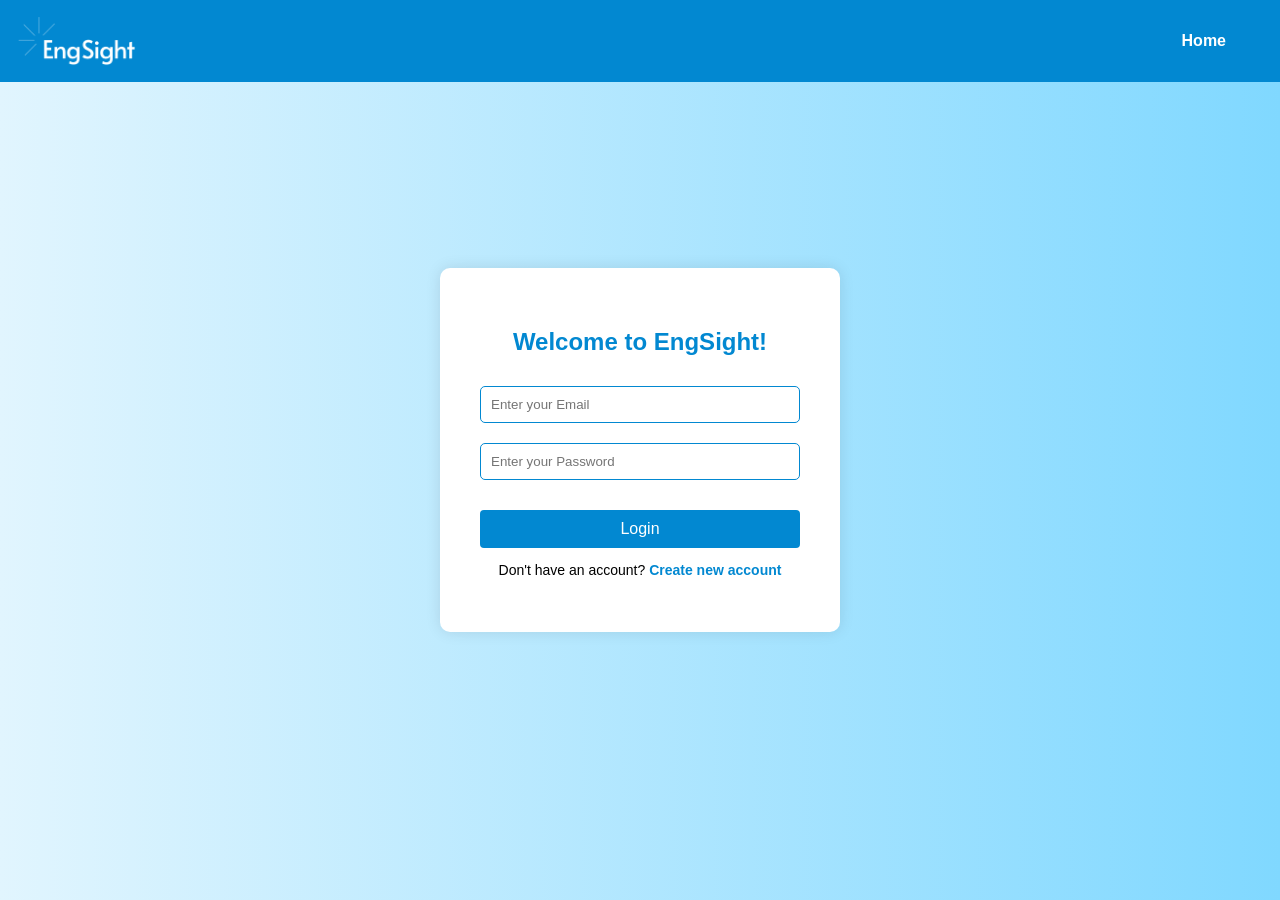
<file: login.html>
<!DOCTYPE html>
<html lang="en">
<head>
    <meta charset="UTF-8">
    <meta name="viewport" content="width=device-width, initial-scale=1.0">
    <title>Login - EngSight</title>
    <link rel="stylesheet" href="style.css">
    <script src="js/script.js" defer></script>
</head>
<body class="no-signin"> 
    <nav>
        <img src="img/logo.png" alt="EngSight Logo" class="logo">
        <ul>
            <li><a href="index.html">Home</a></li>
        </ul>
    </nav>

    <div class="login-container">
        <div class="login-box">
            <h2>Welcome to EngSight!</h2>
            <form id="login-form">
                <input type="email" id="login-email" placeholder="Enter your Email" required>
                <input type="password" id="login-password" placeholder="Enter your Password" required>
                <button type="submit">Login</button>
            </form>
            <p>Don't have an account? <a href="register.html">Create new account</a></p>
        </div>
    </div>
</body>
</html>
</file>
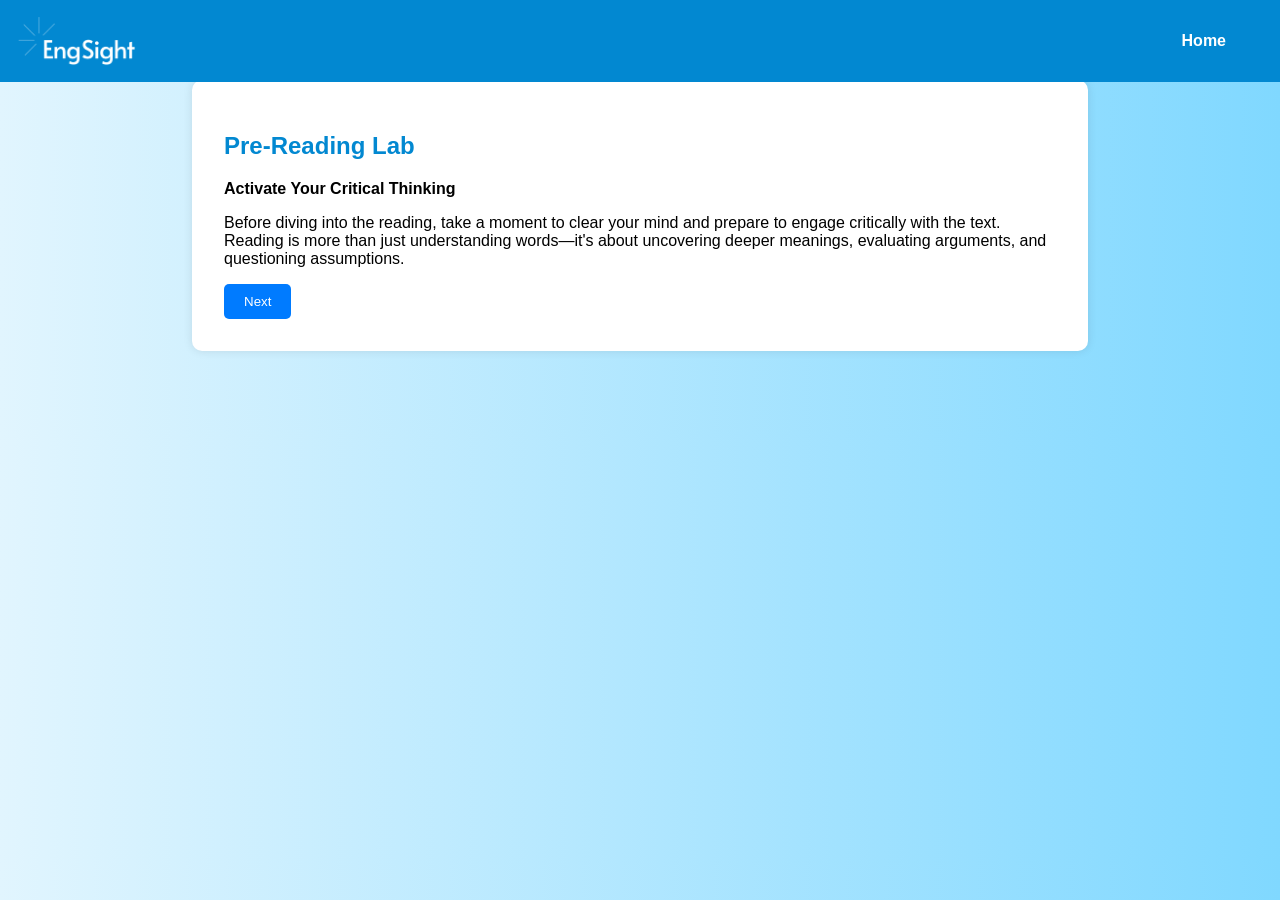
<file: pre-reading.html>
<!DOCTYPE html>
<html lang="en">
<head>
   <meta charset="UTF-8">
   <meta name="viewport" content="width=device-width, initial-scale=1.0">
   <title>Pre-Reading Lab - EngSight</title>
   <link rel="stylesheet" href="style.css">
</head>
<body>
   <nav>
       <img src="img/logo.png" alt="EngSight Logo" class="logo">
       <ul>
           <li><a href="index.html">Home</a></li>
       </ul>
   </nav>
   <div class="content">
       <h2>Pre-Reading Lab</h2>
       <p><strong>Activate Your Critical Thinking</strong></p>
       <p>Before diving into the reading, take a moment to clear your mind and prepare to engage critically with the text. Reading is more than just understanding words—it's about uncovering deeper meanings, evaluating arguments, and questioning assumptions.</p>
       <button id="next-button">Next</button>
   </div>
   <script>
       document.getElementById("next-button").addEventListener("click", async () => {
           const userId = localStorage.getItem("user_id");
           const token = localStorage.getItem("token");

           if (!userId) {
               alert("User ID not found. Please log in again.");
               return;
           }

           try {
               const response = await fetch("http://localhost:5001/api/complete-pre-reading-lab", {
                   method: "POST",
                   headers: {
                       "Content-Type": "application/json",
                       Authorization: `Bearer ${localStorage.getItem("token")}`,
                   },
                   body: JSON.stringify({ user_id: userId }),
               });

               if (!response.ok) {
                   throw new Error("Failed to complete Pre-Reading Lab");
               }

               alert("Pre-Reading Lab completed! Moving to the next step.");
               window.location.href = "reading.html"; // Redirect ke halaman berikutnya
           } catch (error) {
               console.error("Error completing Pre-Reading Lab:", error);
               alert("An error occurred. Please try again.");
           }
       });
   </script>
</body>
</html>
</file>
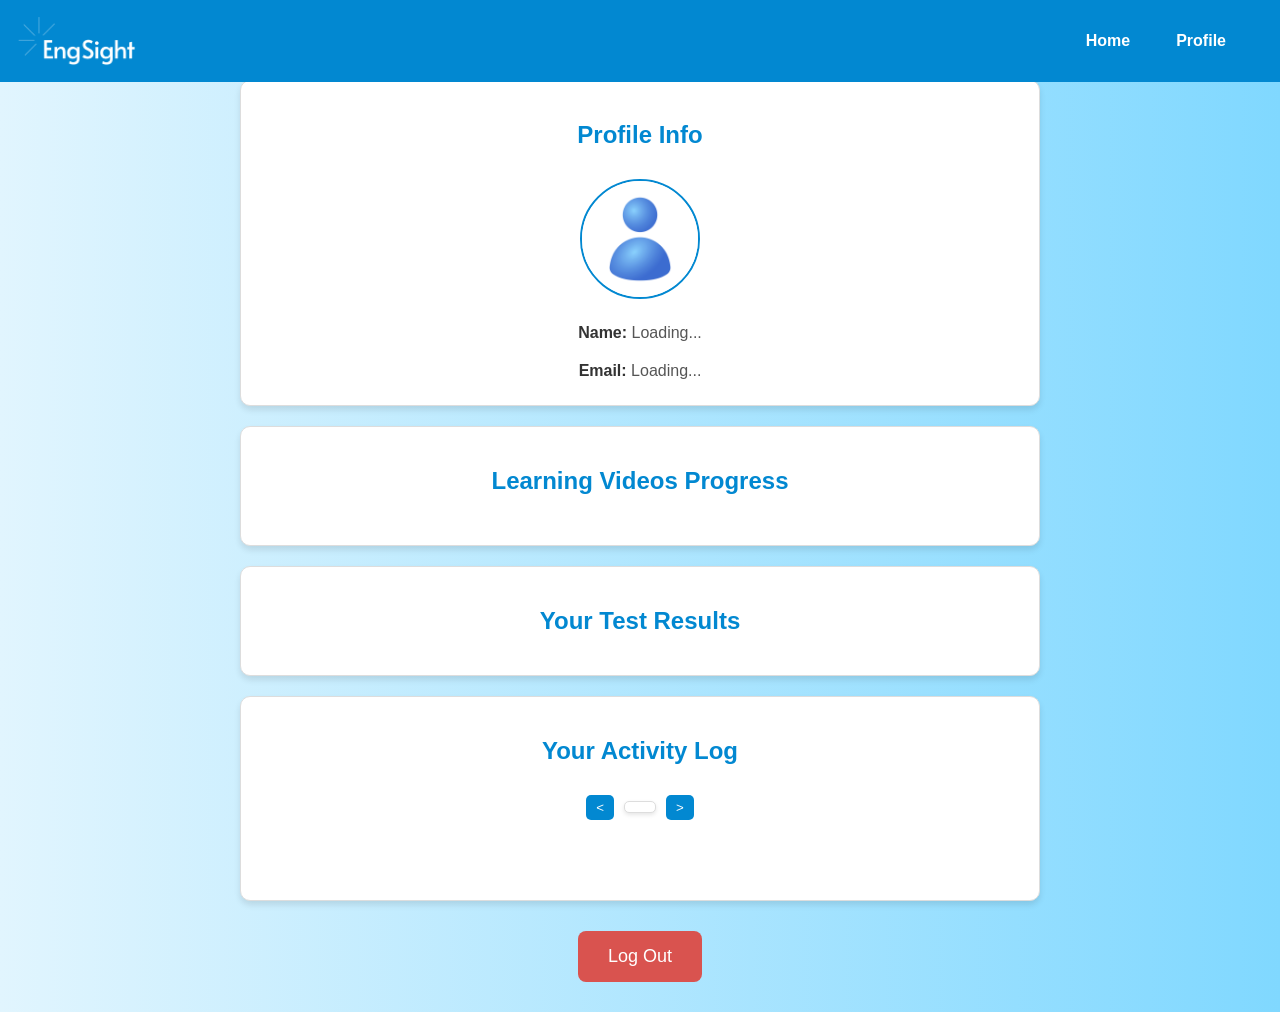
<file: profile.html>
<!DOCTYPE html>
<html lang="en">
<head>
    <meta charset="UTF-8">
    <meta name="viewport" content="width=device-width, initial-scale=1.0">
    <title>Profile - EngSight</title>
    <link rel="stylesheet" href="style.css">
</head>
<body>
    <nav>
        <img src="img/logo.png" alt="EngSight Logo" class="logo">
        <ul>
            <li><a href="index.html">Home</a></li>
            <li class="profile-menu">
                <a href="#" class="profile-link">Profile</a>
                <div class="dropdown hidden">
                    <button id="logout-button">Log Out</button>
                </div>
            </li>
        </ul>
    </nav>

    <main>
        <h1 class="center">Your Profile</h1>

        <!-- Box: Profile Info -->
        <section class="profile-box profile-info">
            <h2>Profile Info</h2>
            <div class="profile-info-content">
                <img id="profile-picture" src="img/default-avatar.png" alt="Profile Picture">
                <p><strong>Name:</strong> <span id="profile-name">Loading...</span></p>
                <p><strong>Email:</strong> <span id="profile-email">Loading...</span></p>
            </div>
        </section>
        

        <!-- Box: Learning Videos Progress -->
        <section class="profile-box">
            <h2>Learning Videos Progress</h2>
            <!-- Kontainer untuk progress bar -->
            <div class="progress-container">
                <!-- Progress bar akan ditambahkan secara dinamis oleh JavaScript -->
            </div>
        </section>
        
        

        <!-- Box: Test Results -->
        <!-- Box: Test Results -->
        <section id="test-results" class="profile-box">
            <h2>Your Test Results</h2>
            <div class="test-cards">
                <!-- Hasil tes akan dirender di sini secara dinamis -->
            </div>
        </section>
        
        

        <script>
            document.addEventListener('DOMContentLoaded', () => {
                if (window.location.hash === '#test-results') {
                    const testResultsSection = document.querySelector('#test-results');
                    if (testResultsSection) {
                        // Gulir dengan offset agar judul terlihat
                        const yOffset = -100; // Sesuaikan offset untuk ruang atas
                        const y = testResultsSection.getBoundingClientRect().top + window.pageYOffset + yOffset;
                        window.scrollTo({ top: y, behavior: 'smooth' });
                    }
                }
            });
        </script>
        
        
        
        

       <!-- Box: Activity Log -->
        <section class="profile-box">
            <h2>Your Activity Log</h2>
            <div id="calendar-controls">
                <button id="prev-month">&lt;</button>
                <span id="month-year"></span>
                <button id="next-month">&gt;</button>
            </div>
            <div id="calendar-container">
                <div id="calendar"></div>
            </div>
            <div id="activity-log-details" class="hidden">
                <h3>Activity Details</h3>
                <ul id="activity-log-list">
                    <li>Select a date to view activity</li>
                </ul>
            </div>
        </section>
        <button class="logout" onclick="logout()">Log Out</button>
        

    </main>

    
    <script>
        function confirmLogout() {
            if (confirm("Are you sure you want to log out?")) {
                window.location.href = 'login.html';
            } else {
                // Stay on the profile page
            }
        }
    </script>

    <script src="js/profile.js"></script>

    
</body>
</html>
</file>
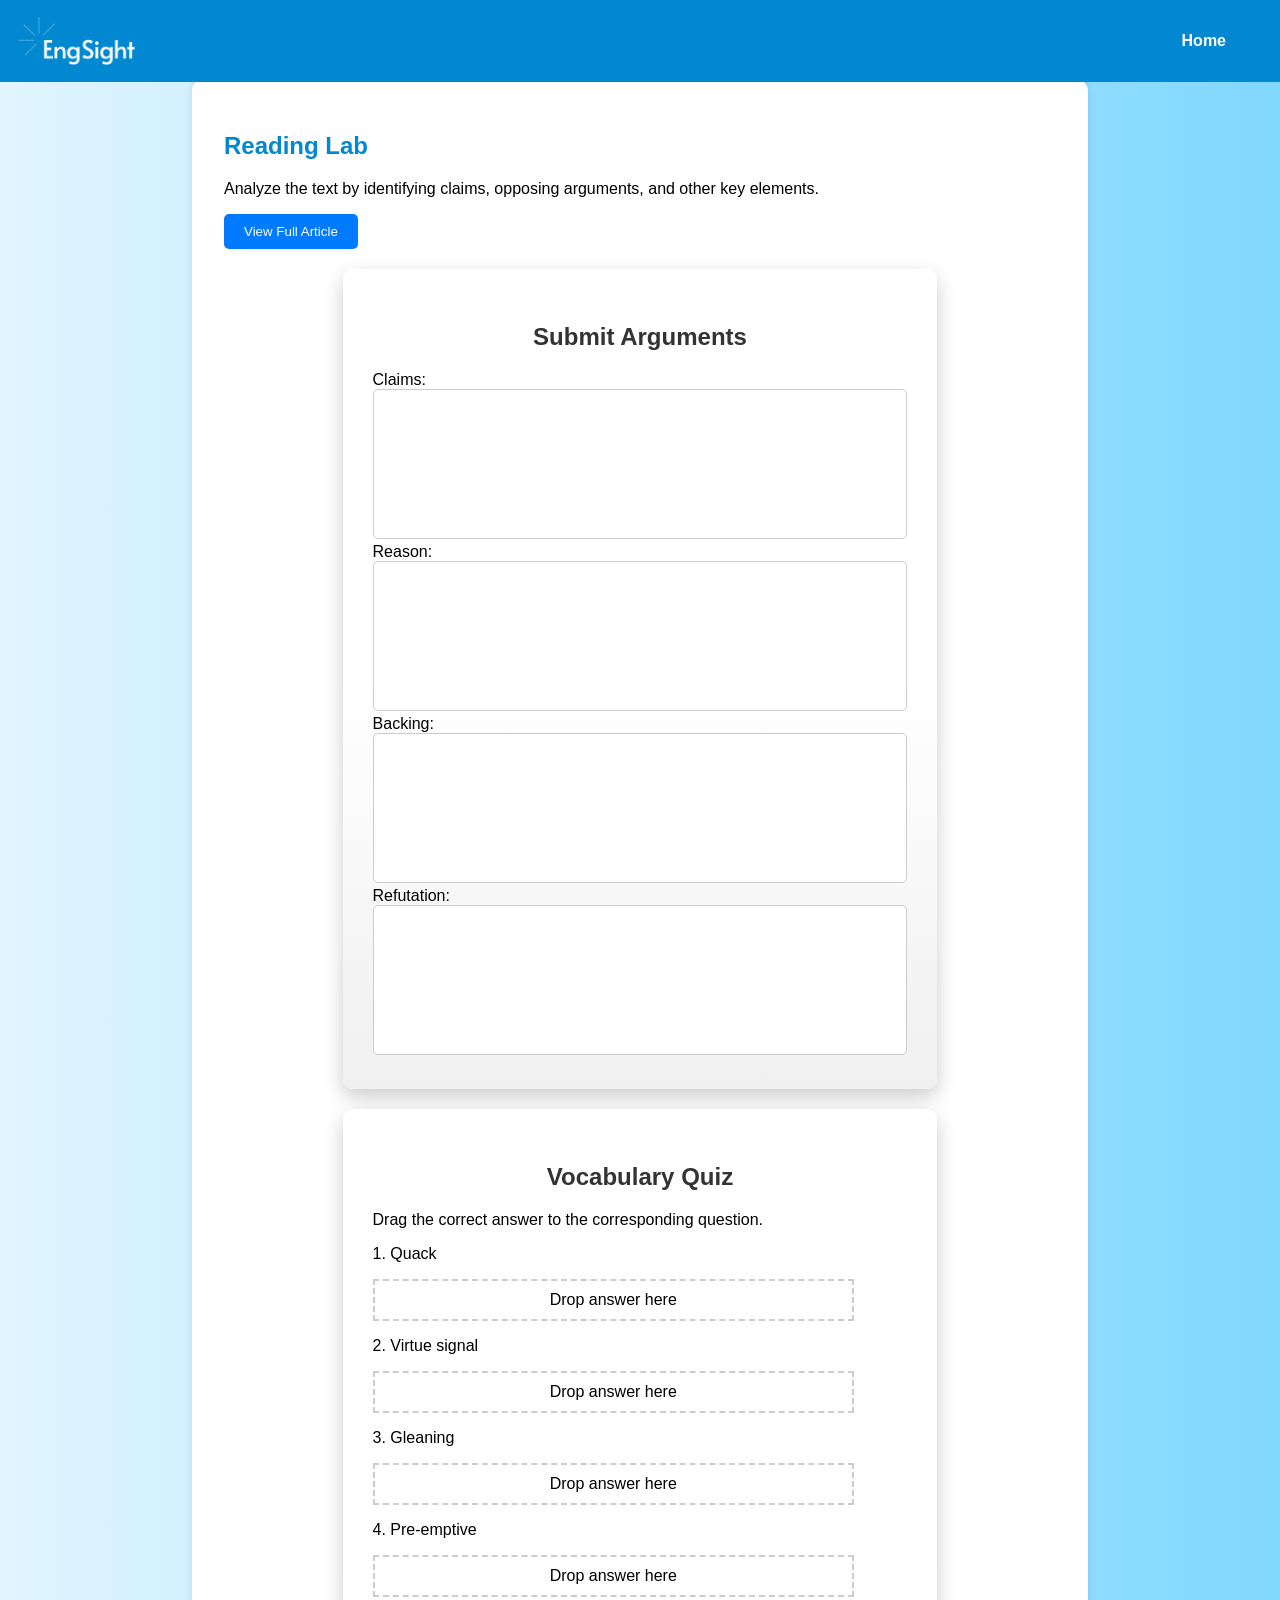
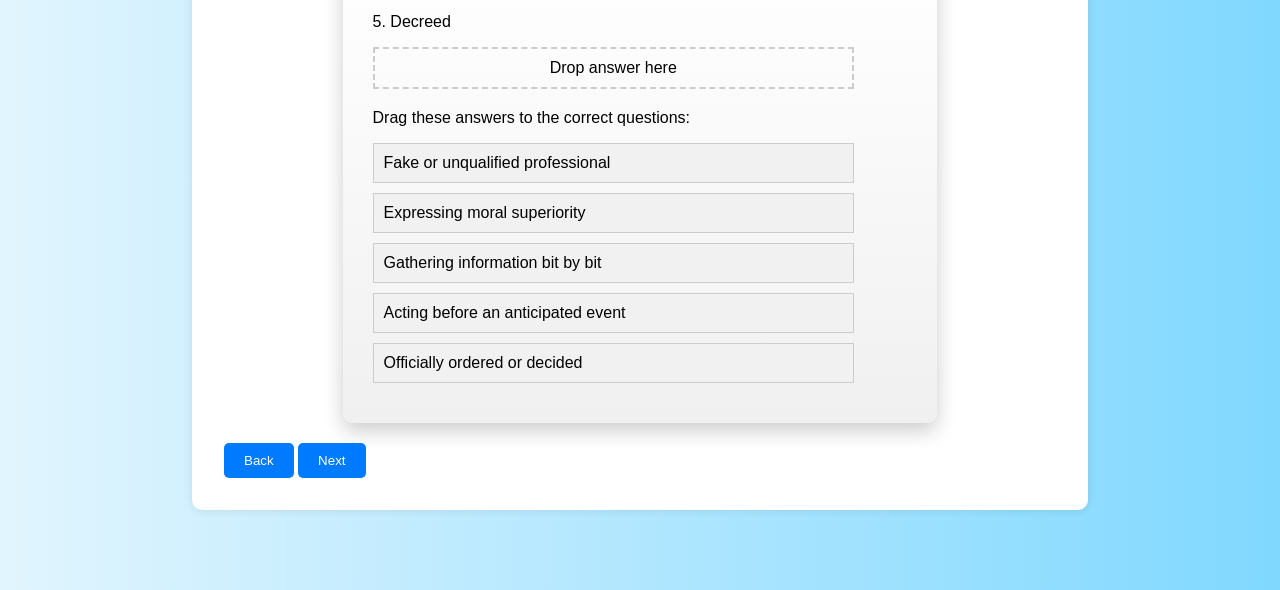
<file: reading.html>
<!DOCTYPE html>
<html lang="en">
<head>
    <meta charset="UTF-8">
    <meta name="viewport" content="width=device-width, initial-scale=1.0">
    <title>Reading Lab - EngSight</title>
    <link rel="stylesheet" href="style.css">
</head>
<body>
    <nav>
        <img src="img/logo.png" alt="EngSight Logo" class="logo">
        <ul>
            <li><a href="index.html">Home</a></li>
        </ul>
    </nav>
    <div class="content">
        <h2>Reading Lab</h2>
        <p>Analyze the text by identifying claims, opposing arguments, and other key elements.</p>
        
        <div class="article-section">
            <button id="view-article-btn" onclick="toggleArticle()">View Full Article</button>
            <div class="full-article" id="full-article" style="display: none;">
                <p>Big Tech is monitoring our moods and employers are paying attention</p>
                <p>By Andrew Orlowski</p>
                <p>Have you ever imagined dying suddenly and failing to inform Facebook? It's probably the thing about death we fear most - that Mark Zuckerberg doesn't find out right away. Fear not, because Apple has this awful eventuality covered.</p>
                <p>Apple has now interpreted sensor information to report your emotional state and published technical details of how to access it. In their wisdom, Apple's boffins have decreed that there are 10 detectable emotional states, and one of these is "death". How do you emotionally convey you're dead? The absence of a pulse would make this one of the simpler interpretive challenges, you might think.</p>
                <p>Yet, this gruesome discovery is part of a worrying trend by big technology companies: gleaning your emotional condition for others to peruse. Unscrupulous employers and lazy public health officials will barely be able to contain their excitement, but for employees, and the rest of us, this may be very worrying indeed.</p>
                <p>Last year Amazon introduced a fitness watch, Halo, with an unusual feature. Halo does all the usual things every fitness tracker does, like count steps and take your pulse. Only it introduced something new, too: a mood monitor. Listening to your voice, the Halo judges if you're being too angry or assertive - and gives you warnings to mind your tone. This is an electronic mood cop that lives on your body, telling you off. It doesn't take much imagination to see how employers will use this data when they want to shed staff for reasons other than performance - as some are keen to do already. Injudicious employees now don't have to worry about upsetting the staff - they might upset the sensor censors, too.</p>
                <p>Apple confirmed last week that the sentiment data is at first only available to health researchers, where it might be useful to detect early signs of autism or dementia. The API isn't for everyone just yet - but powerful interests are at work. Biomedicine is betting big on this pool of data expanding, and insurance companies are keen too - so it's naïve to expect this to remain confined in the laboratory for very long.</p>
                <p>The state also wants to supplement direct healthcare - with all those time-consuming one-to-one personal appointments - with pre-emptive interventions, too. It's in the workplace though, where employers are already encouraged to use biometric data, that we can expect to see an impact first.</p>
                <p>What we're witnessing is the worrying union of three big trends. One is the decades-long expansion of corporate bureaucracy. Personnel departments morphed into "Human Resources" and mushroomed with the regulatory explosion of Health and Safety. Now they're morphing again, pushing into the more unclear "wellness" business. Wellness is an open-ended justification for making a judgmental intrusion into feelings and guessing our mental condition. This is quite a leap from ensuring that your desk is the correct height, and you know where the Fire Exit is. It means companies take on the role of psychologist, and technology industry is selling wearables that purport to help them.</p>
                <p>The second factor is the rise of woke capitalism. Companies find it cheaper to virtue signal to high status opinion than they do to, say, raise wages, and this is allowing HR departments off the leash. They can now demand reflection and self-analysis, like the students in the Cultural Revolution screaming at the bourgeoisie. The third factor, and a potent accelerant, has been COVID, and the global shift to working from home, or WFH.</p>
                <p>The BlackBerry made big inroads into our personal lives, but WFH has accelerated this. The boss wants to know you're doing at all times. Thus, what you thought was your own gear becomes work equipment, including the things you must wear. Casual real-world contact gives managers both vital non-verbal cues, and the flexibility to use common sense judgment. In their absence, data fills the void, so judgments become more centralized.</p>
                <p>Why we choose to work longer.</p>
                <p>There are one or two problems with this crude digital phrenology, however. Don't expect it to distinguish between sentiments like "French waiter hearing mispronounced entreé", and "Roy Keane Death Stare" - two I'd like to transmit, if they were only available. Apple's sentiment API lists 10 states - alongside Death, the device will report back that you are Angry, Anxious, Confused, Depressed, Sad or "have health concerns" - all negatives. On the positive side? Curiously, there is just one: Positive. That's it. It's almost as if the boffins have laid out a course that's impossible for anyone to navigate successfully, so numerous are the pitfalls we might fall into. But that's the dark secret of the wellness industry for you - it really wants as few "well" people as possible.</p>
                <p>Even if Apple doesn't make the Sentiment API universally available, I fear this collision of technology, quack science, and wokeness isn't going to end well.</p>
            </div>
        </div>

        <div class="submission-tool">
            <h3>Submit Arguments</h3>
            <div class="argument-item">
                <label for="claims">Claims:</label>
                <textarea id="claims" rows="3"></textarea>
            </div>
            <div class="argument-item">
                <label for="reason">Reason:</label>
                <textarea id="reason" rows="3"></textarea>
            </div>
            <div class="argument-item">
                <label for="backing">Backing:</label>
                <textarea id="backing" rows="3"></textarea>
            </div>
            <div class="argument-item">
                <label for="refutation">Refutation:</label>
                <textarea id="refutation" rows="3"></textarea>
            </div>
        </div>

    <div class="submission-tool">
        <h3>Vocabulary Quiz</h3>
        <p>Drag the correct answer to the corresponding question.</p>
        <div class="quiz-container">
            <div class="quiz-item">
                <p>1. Quack</p>
                <div class="dropzone" id="dropzone1" ondrop="drop(event)" ondragover="allowDrop(event)">
                    Drop answer here
                </div>
            </div>
            <div class="quiz-item">
                <p>2. Virtue signal</p>
                <div class="dropzone" id="dropzone2" ondrop="drop(event)" ondragover="allowDrop(event)">
                    Drop answer here
                </div>
            </div>
            <div class="quiz-item">
                <p>3. Gleaning</p>
                <div class="dropzone" id="dropzone3" ondrop="drop(event)" ondragover="allowDrop(event)">
                    Drop answer here
                </div>
            </div>
            <div class="quiz-item">
                <p>4. Pre-emptive</p>
                <div class="dropzone" id="dropzone4" ondrop="drop(event)" ondragover="allowDrop(event)">
                    Drop answer here
                </div>
            </div>
            <div class="quiz-item">
                <p>5. Decreed</p>
                <div class="dropzone" id="dropzone5" ondrop="drop(event)" ondragover="allowDrop(event)">
                    Drop answer here
                </div>
            </div>
        </div>

        <div class="answers">
            <p>Drag these answers to the correct questions:</p>
            <div class="answer" draggable="true" ondragstart="drag(event)" id="Fake or unqualified professional">Fake or unqualified professional</div>
            <div class="answer" draggable="true" ondragstart="drag(event)" id="Expressing moral superiority">Expressing moral superiority</div>
            <div class="answer" draggable="true" ondragstart="drag(event)" id="Gathering information bit by bit">Gathering information bit by bit</div>
            <div class="answer" draggable="true" ondragstart="drag(event)" id="Acting before an anticipated event">Acting before an anticipated event</div>
            <div class="answer" draggable="true" ondragstart="drag(event)" id="Officially ordered or decided">Officially ordered or decided</div>
        </div>
    </div>
    <script>
        function goToPrevious() {
            window.location.href = 'pre-reading.html';
        }
        function goToPost() {
            window.location.href = 'post-reading.html';
        }
    </script>
    
    <script>
        function allowDrop(event) {
            event.preventDefault();
        }

        function drag(event) {
            event.dataTransfer.setData("text", event.target.id);
        }

        function drop(event) {
            event.preventDefault();
            var data = event.dataTransfer.getData("text");
            event.target.innerHTML = document.getElementById(data).innerHTML;
            event.target.setAttribute("data-answer", data);
        }
    </script>
        <button class="back" onclick="goToPrevious()">Back</button>
        <button class="next" onclick="submitReadingAndRedirect()">Next</button>
    </div>

    <script>
        async function submitReadingAndRedirect() {
            const textBoxAnswers = {
                Claims: document.getElementById("claims").value.trim(),
                Reasons: document.getElementById("reason").value.trim(),
                Backings: document.getElementById("backing").value.trim(),
                Refutations: document.getElementById("refutation").value.trim(),
            };

            const dragDropAnswers = {
                Quack: document.getElementById("dropzone1").getAttribute("data-answer") || "",
                VirtueSignal: document.getElementById("dropzone2").getAttribute("data-answer") || "",
                Gleaning: document.getElementById("dropzone3").getAttribute("data-answer") || "",
                PreEmptive: document.getElementById("dropzone4").getAttribute("data-answer") || "",
                Decreed: document.getElementById("dropzone5").getAttribute("data-answer") || "",
            };

            const userId = localStorage.getItem("user_id");
            const payload = {
                user_id: userId, // Ganti hardcoded 5 dengan nilai dari localStorage
                text_box: textBoxAnswers,
                drag_drop: dragDropAnswers,
            };

            try {
                const response = await fetch("http://127.0.0.1:5001/api/evaluate-test", {
                    method: "POST",
                    headers: {
                        "Content-Type": "application/json",
                    },
                    body: JSON.stringify(payload),
                });

                if (response.ok) {
                    const result = await response.json();
                    console.log(`Test submitted successfully. Score: ${result.totalScore}/${result.maxScore}`);
                    window.location.href = "post-reading.html";
                } else {
                    const error = await response.json();
                    console.error(error.message || "Submission failed");
                    alert(error.message || "Failed to submit the test. Please try again.");
                }
            } catch (err) {
                console.error(err);
                alert("An error occurred while submitting the test.");
            }
        }

    </script>
    
    <script>
        function toggleArticle() {
        var article = document.getElementById("full-article");
        var btn = document.getElementById("view-article-btn");
        if (article.style.display === "none") {
            article.style.display = "block";
            btn.innerText = "Hide Full Article";
        } else {
            article.style.display = "none";
            btn.innerText = "View Full Article";
        }
    }

        function goToPost() {
            window.location.href = 'post-reading.html';
        }
    </script>
    
</body>
</html>
</file>
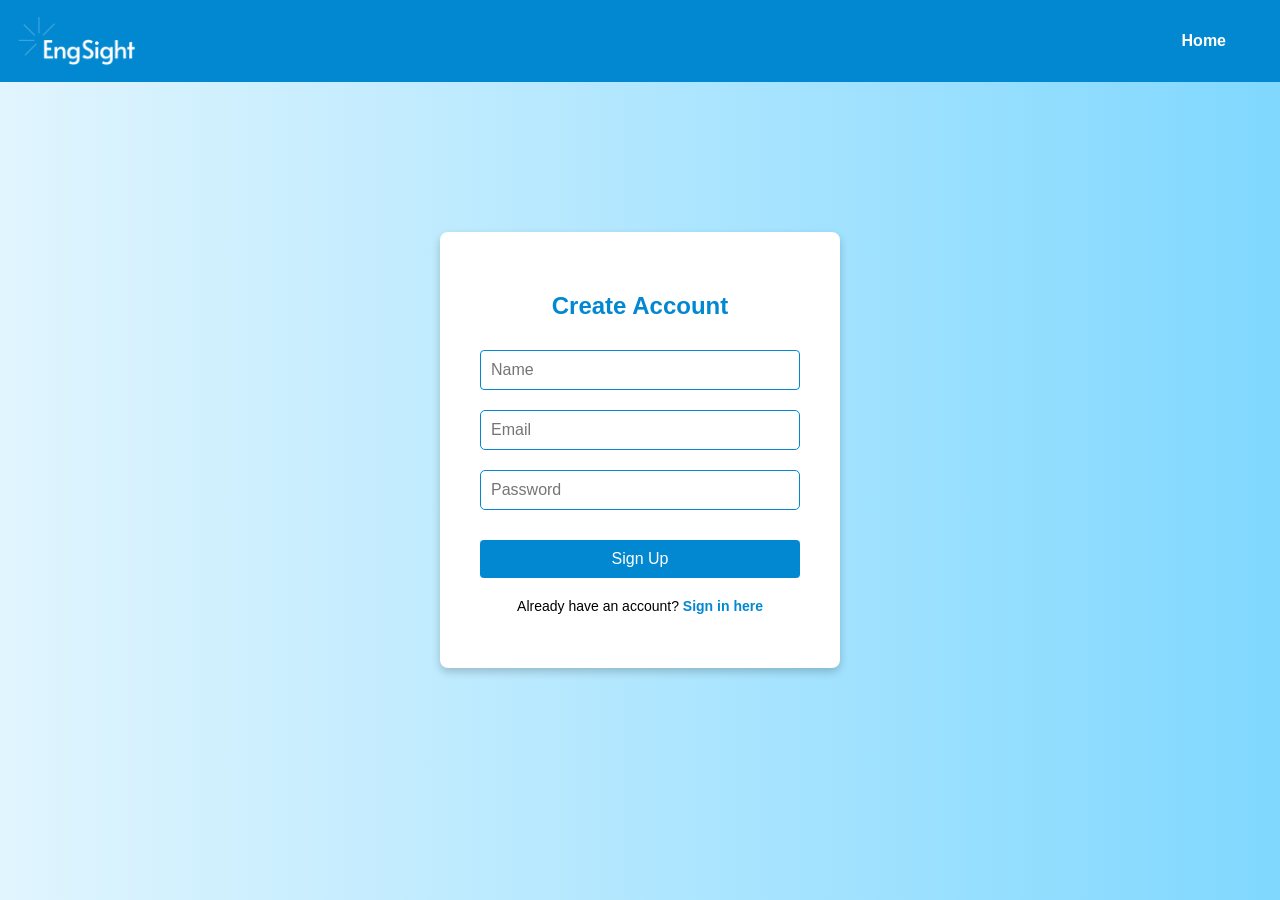
<file: register.html>
<!DOCTYPE html>
<html lang="en">
<head>
   <meta charset="UTF-8">
   <meta name="viewport" content="width=device-width, initial-scale=1.0">
   <title>Sign Up - EngSight</title>
   <link rel="stylesheet" href="style.css">
   <script src="js/script.js" defer></script>
</head>

<body class="no-signup"> 
    <nav>
        <img src="img/logo.png" alt="EngSight Logo" class="logo">
        <ul>
            <li><a href="index.html">Home</a></li>
        </ul>
    </nav>

    <div class="sign-up-page">
        <div class="sign-up-container">
            <h2>Create Account</h2>
            <form id="register-form">
                <input type="text" id="register-name" placeholder="Name" required>
                <input type="email" id="register-email" placeholder="Email" required>
                <input type="password" id="register-password" placeholder="Password" required>
                <button type="submit">Sign Up</button>
            </form>
            <p>Already have an account? <a href="login.html">Sign in here</a></p>
        </div>
    </div>    
</body>
</html>
</file>
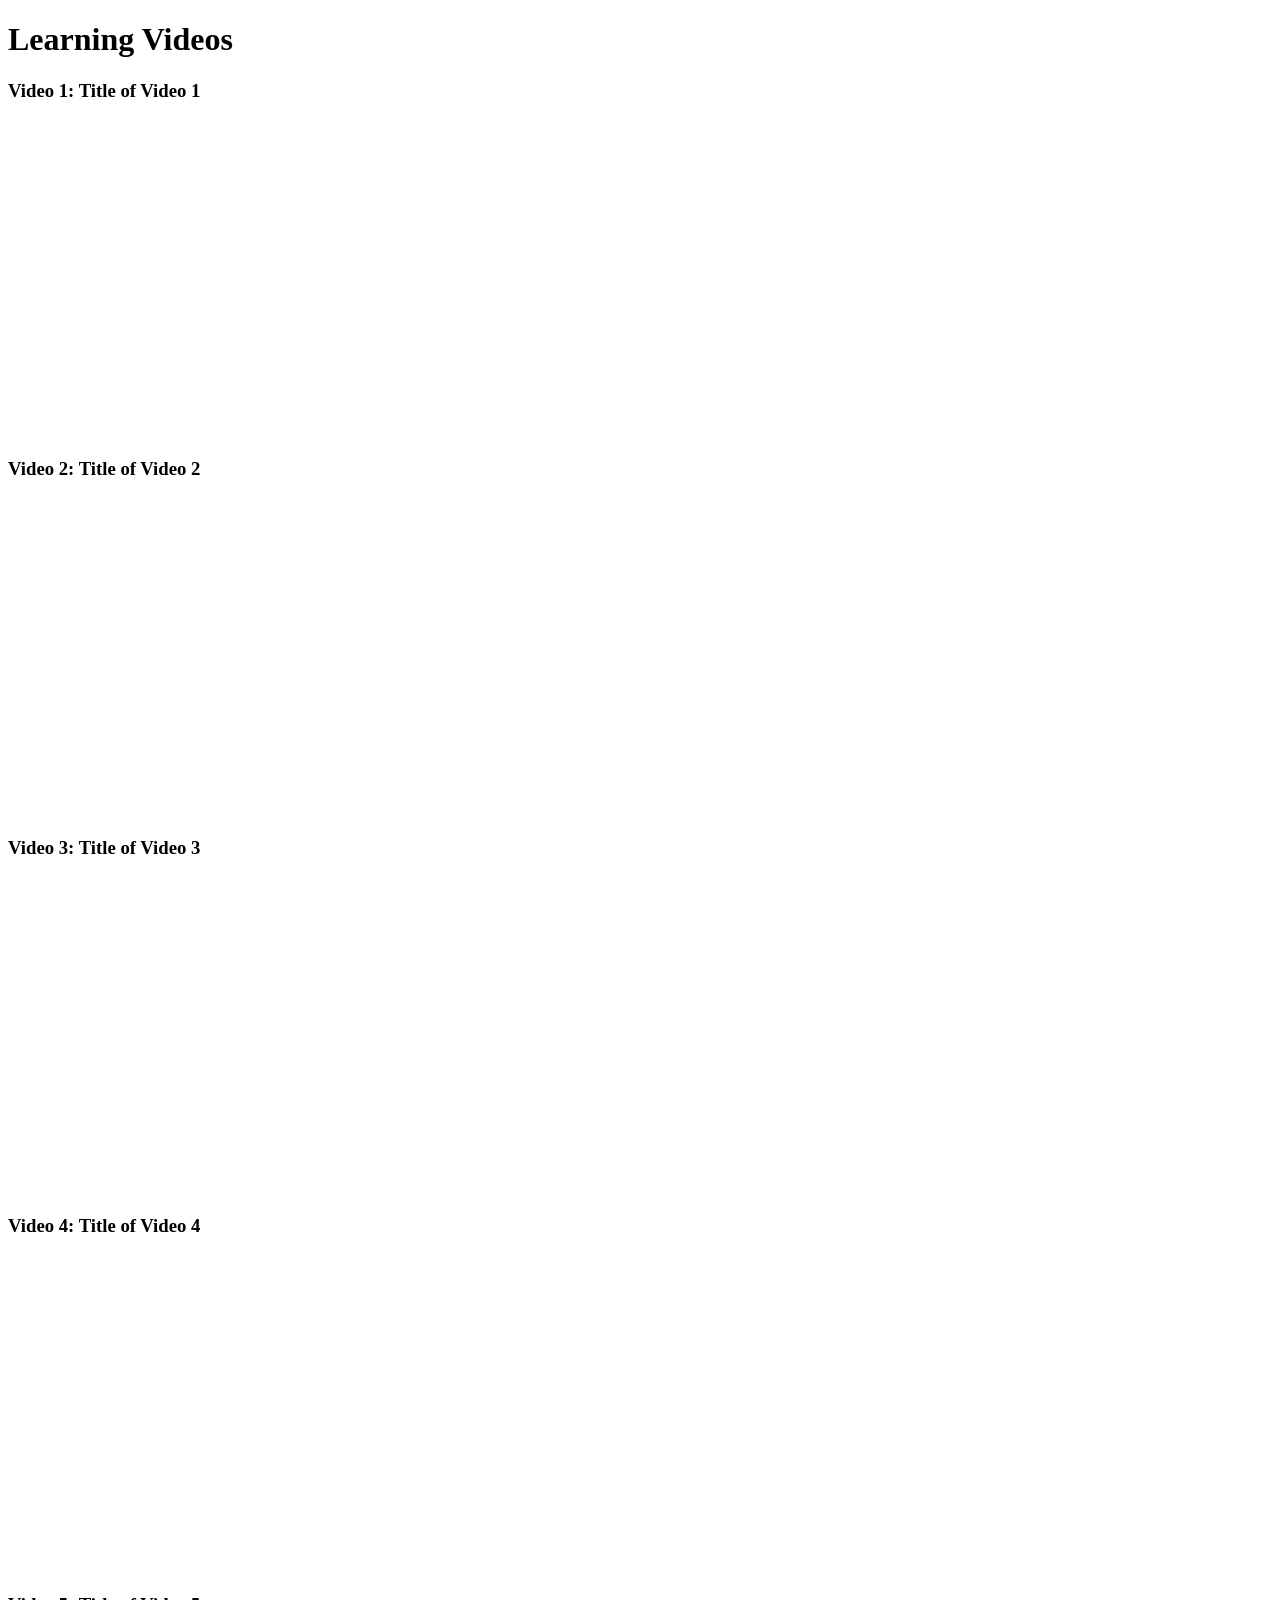
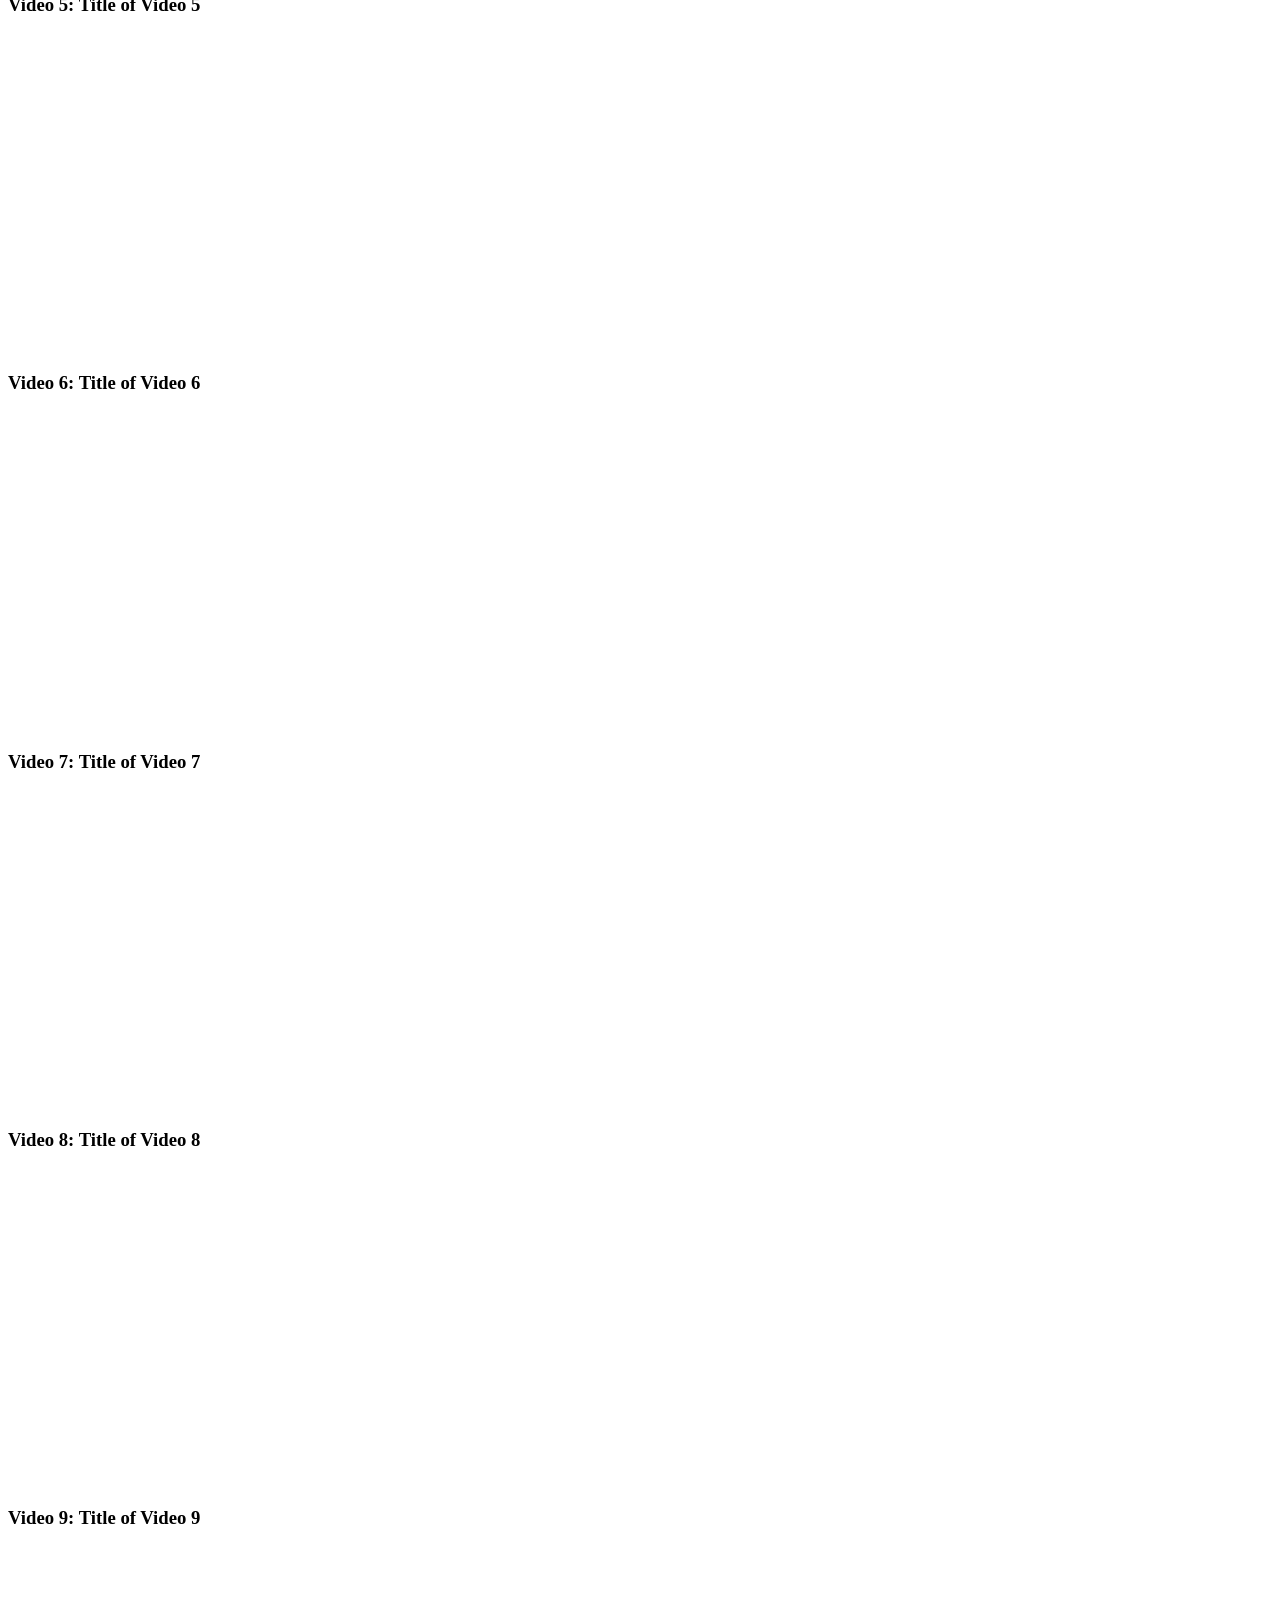
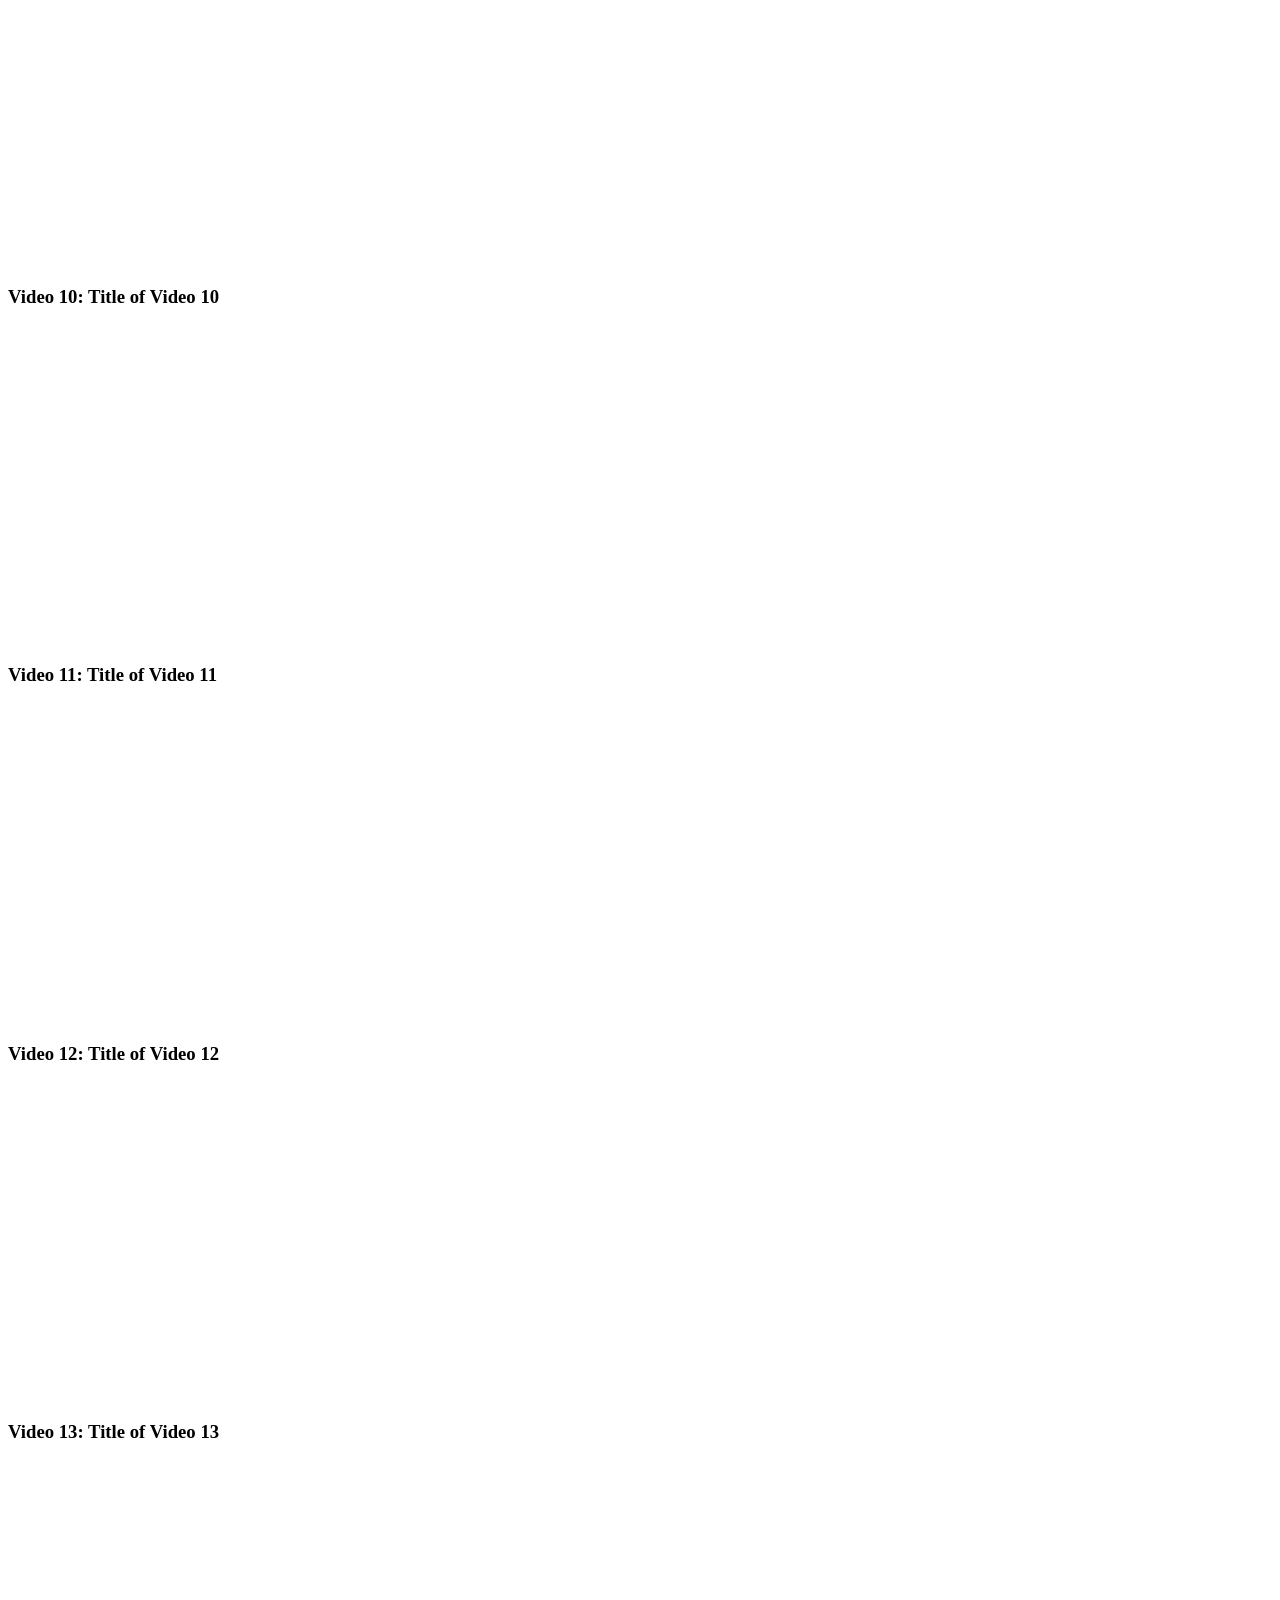
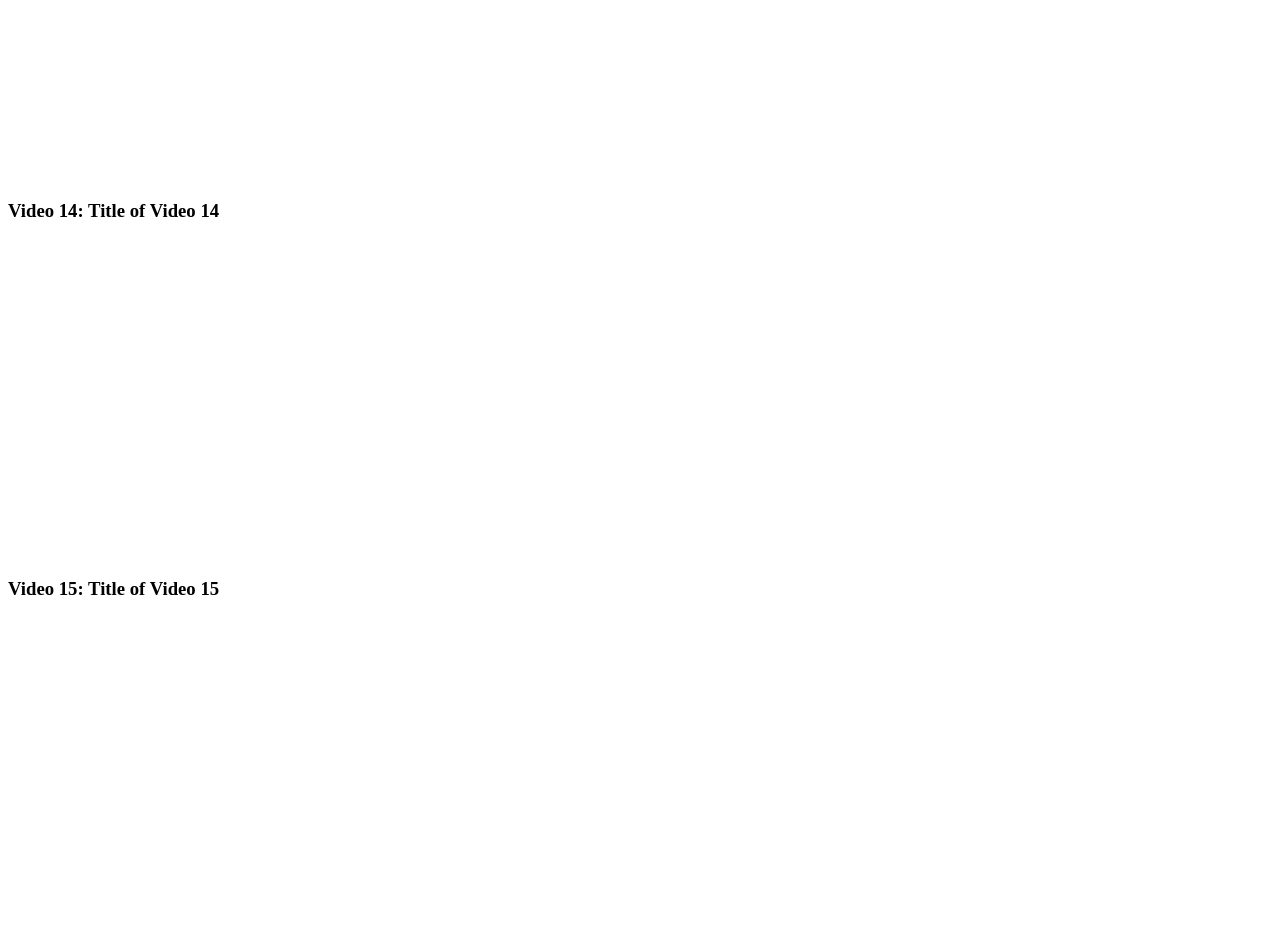
<file: videos.html>
<!DOCTYPE html>
<html lang="en">
<head>
    <meta charset="UTF-8">
    <meta name="viewport" content="width=device-width, initial-scale=1.0">
    <title>Learning Videos</title>
</head>
<body>
    <h1>Learning Videos</h1>
    
    <div class="video-list">
        <h3>Video 1: Title of Video 1</h3>
        <iframe width="560" height="315" src="https://www.youtube.com/embed/S_DfFaVkaqQ" frameborder="0" allowfullscreen></iframe>
        
        <h3>Video 2: Title of Video 2</h3>
        <iframe width="560" height="315" src="https://www.youtube.com/embed/MNZO-dpyi2w" frameborder="0" allowfullscreen></iframe>
        
        <h3>Video 3: Title of Video 3</h3>
        <iframe width="560" height="315" src="https://www.youtube.com/embed/WP2fWsLNdQI" frameborder="0" allowfullscreen></iframe>
        
        <h3>Video 4: Title of Video 4</h3>
        <iframe width="560" height="315" src="https://www.youtube.com/embed/miz5BXAh5-M" frameborder="0" allowfullscreen></iframe>
        
        <h3>Video 5: Title of Video 5</h3>
        <iframe width="560" height="315" src="https://www.youtube.com/embed/04Csc3O9V04" frameborder="0" allowfullscreen></iframe>
        
        <h3>Video 6: Title of Video 6</h3>
        <iframe width="560" height="315" src="https://www.youtube.com/embed/XVAylCO-VJ0" frameborder="0" allowfullscreen></iframe>
        
        <h3>Video 7: Title of Video 7</h3>
        <iframe width="560" height="315" src="https://www.youtube.com/embed/SNI9bD59Qoc" frameborder="0" allowfullscreen></iframe>
        
        <h3>Video 8: Title of Video 8</h3>
        <iframe width="560" height="315" src="https://www.youtube.com/embed/2jB5TEa1Rf8" frameborder="0" allowfullscreen></iframe>
        
        <h3>Video 9: Title of Video 9</h3>
        <iframe width="560" height="315" src="https://www.youtube.com/embed/oiDWLREjSkM" frameborder="0" allowfullscreen></iframe>
        
        <h3>Video 10: Title of Video 10</h3>
        <iframe width="560" height="315" src="https://www.youtube.com/embed/-bQCywYLhYk" frameborder="0" allowfullscreen></iframe>
        
        <h3>Video 11: Title of Video 11</h3>
        <iframe width="560" height="315" src="https://www.youtube.com/embed/nnTpzJtZRJA" frameborder="0" allowfullscreen></iframe>
        
        <h3>Video 12: Title of Video 12</h3>
        <iframe width="560" height="315" src="https://www.youtube.com/embed/ze3RRNfQadI" frameborder="0" allowfullscreen></iframe>
        
        <h3>Video 13: Title of Video 13</h3>
        <iframe width="560" height="315" src="https://www.youtube.com/embed/L75a0N8Z_qI" frameborder="0" allowfullscreen></iframe>
        
        <h3>Video 14: Title of Video 14</h3>
        <iframe width="560" height="315" src="https://www.youtube.com/embed/Pdu0CbhyQ5o" frameborder="0" allowfullscreen></iframe>
        
        <h3>Video 15: Title of Video 15</h3>
        <iframe width="560" height="315" src="https://www.youtube.com/embed/NX_-qsSO-r8" frameborder="0" allowfullscreen></iframe>
    </div>

</body>
</html>
</file>
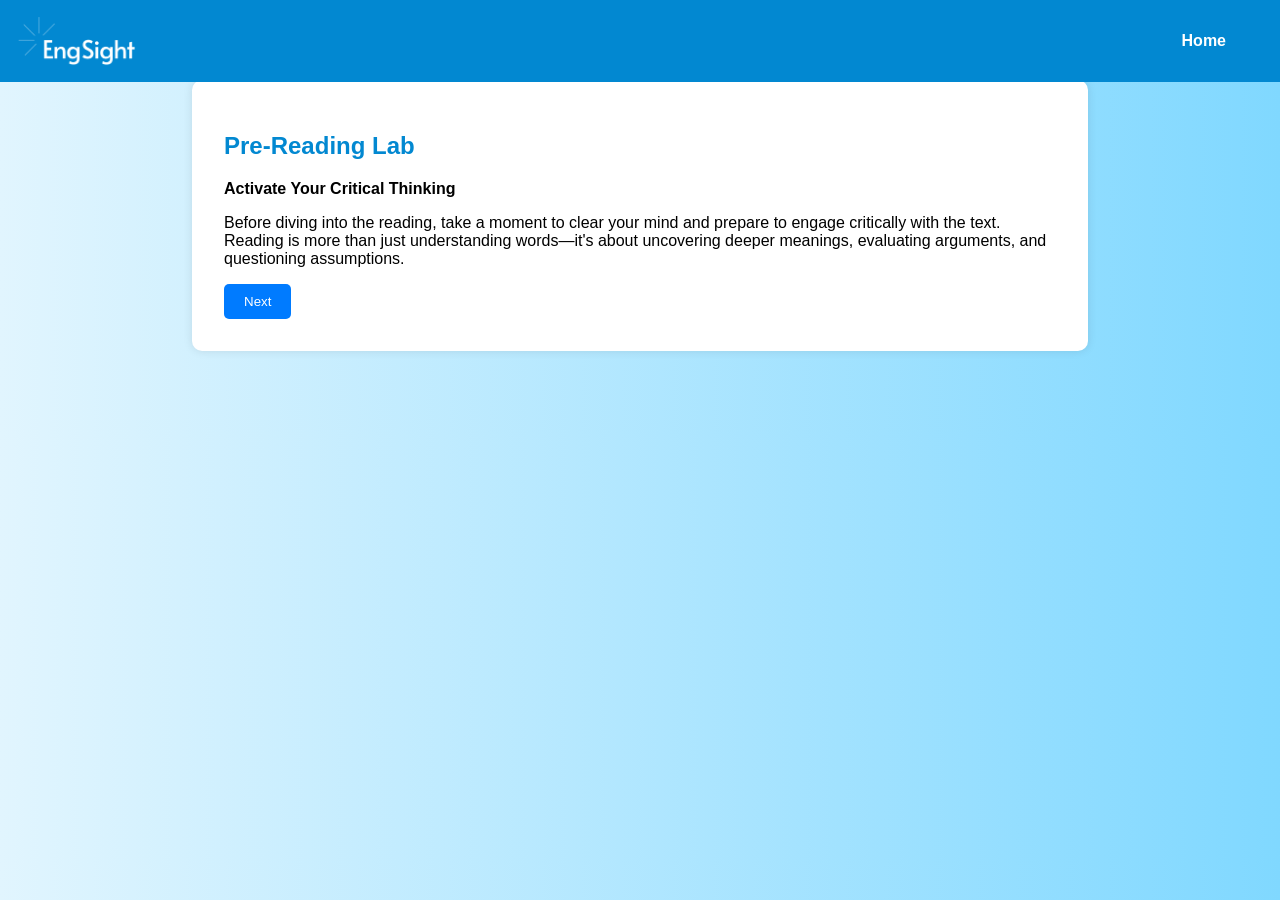
<file: FE/pre-reading.html>
<!DOCTYPE html>
<html lang="en">
<head>
   <meta charset="UTF-8">
   <meta name="viewport" content="width=device-width, initial-scale=1.0">
   <title>Pre-Reading Lab - EngSight</title>
   <link rel="stylesheet" href="style.css">
</head>
<body>
   <nav>
       <img src="img/logo.png" alt="EngSight Logo" class="logo">
       <ul>
           <li><a href="index.html">Home</a></li>
       </ul>
   </nav>
   <div class="content">
       <h2>Pre-Reading Lab</h2>
       <p><strong>Activate Your Critical Thinking</strong></p>
       <p>Before diving into the reading, take a moment to clear your mind and prepare to engage critically with the text. Reading is more than just understanding words—it's about uncovering deeper meanings, evaluating arguments, and questioning assumptions.</p>
       <button onclick="goToNext()">Next</button>
   </div>
   <script>
       function goToNext() {
           window.location.href = 'reading.html';
       }
   </script>
</body>
</html>
</file>
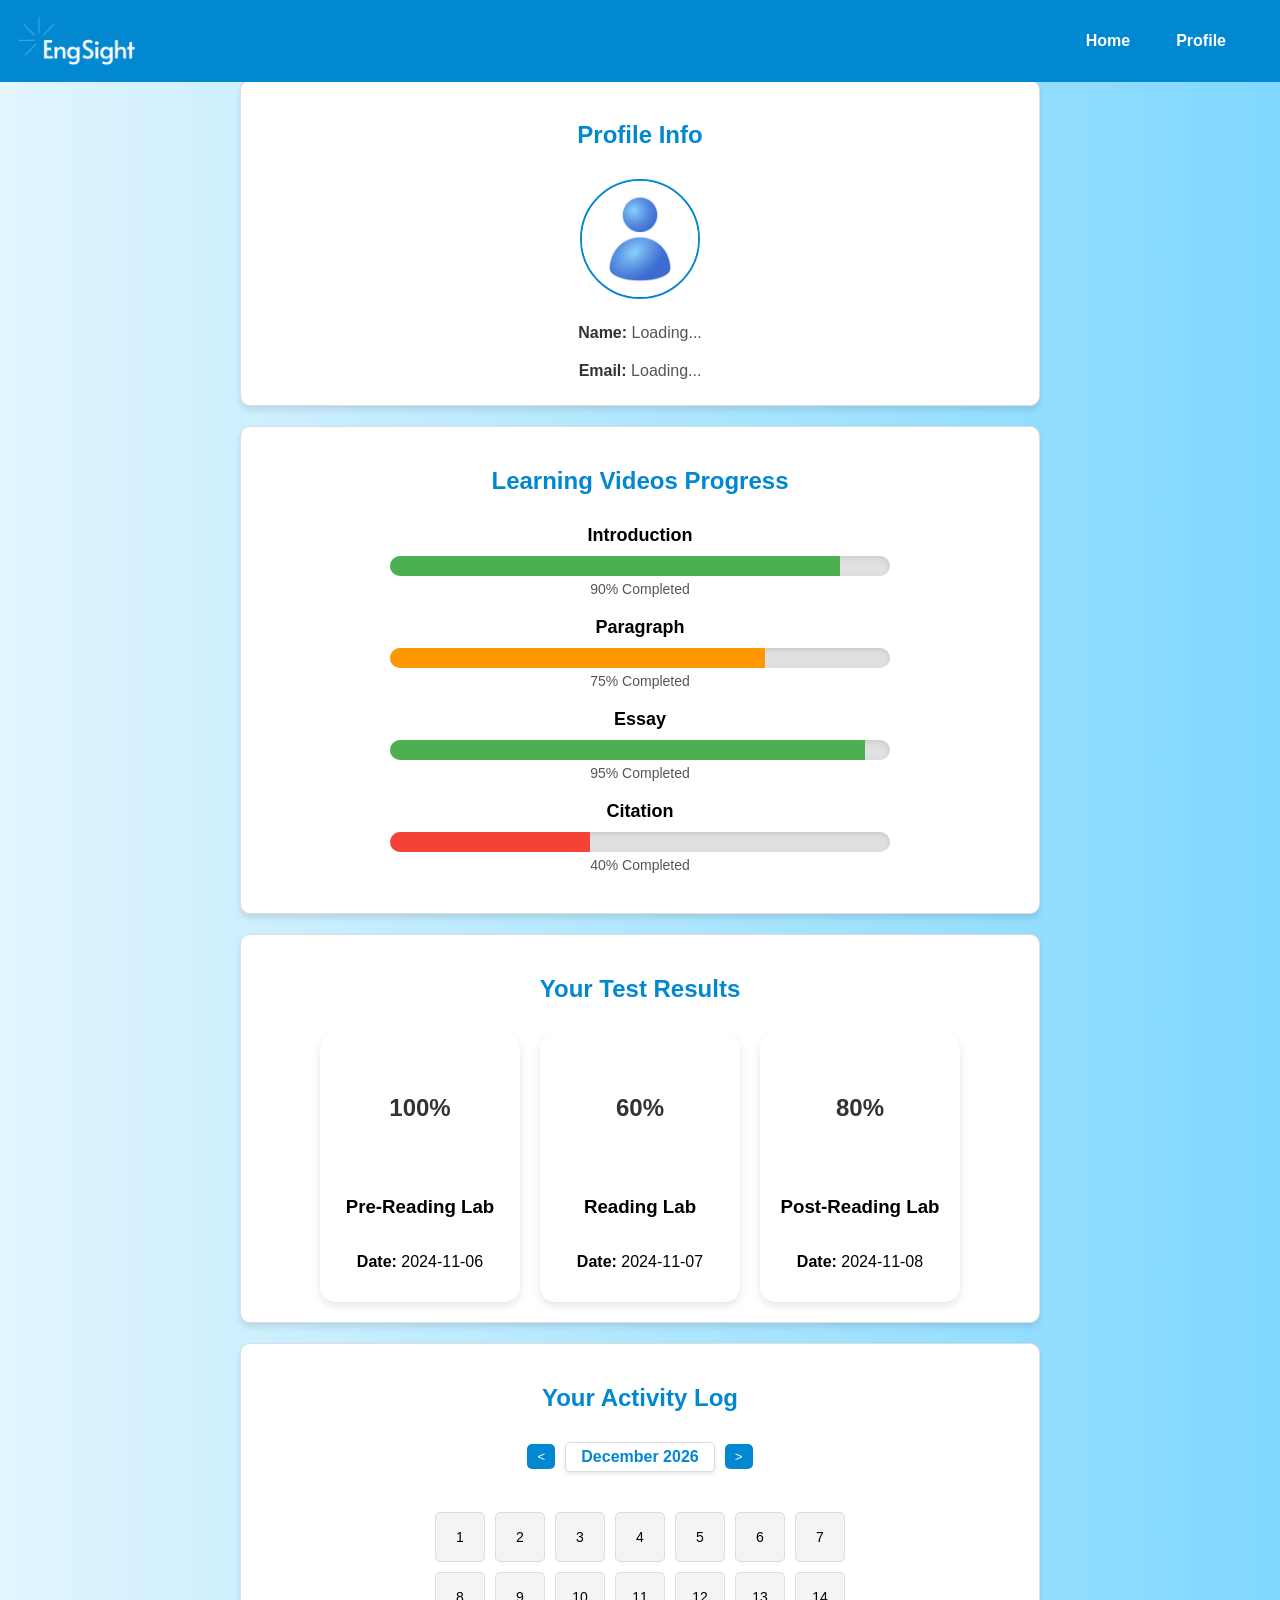
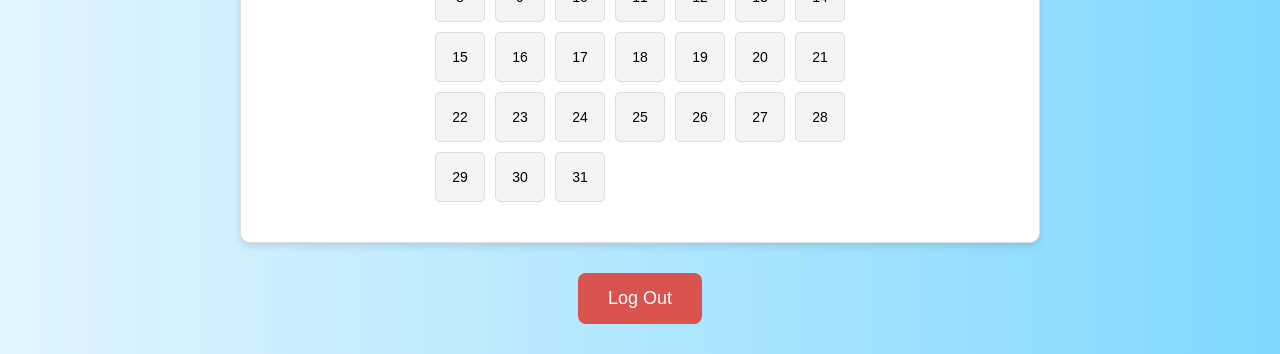
<file: FE/profile.html>
<!DOCTYPE html>
<html lang="en">
<head>
    <meta charset="UTF-8">
    <meta name="viewport" content="width=device-width, initial-scale=1.0">
    <title>Profile - EngSight</title>
    <link rel="stylesheet" href="style.css">
</head>
<body>
    <nav>
        <img src="img/logo.png" alt="EngSight Logo" class="logo">
        <ul>
            <li><a href="index.html">Home</a></li>
            <li class="profile-menu">
                <a href="#" class="profile-link">Profile</a>
                <div class="dropdown hidden">
                    <button id="logout-button">Log Out</button>
                </div>
            </li>
        </ul>
    </nav>

    <main>
        <h1 class="center">Your Profile</h1>

        <!-- Box: Profile Info -->
        <section class="profile-box profile-info">
            <h2>Profile Info</h2>
            <div class="profile-info-content">
                <img id="profile-picture" src="img/default-avatar.png" alt="Profile Picture">
                <p><strong>Name:</strong> <span id="profile-name">Loading...</span></p>
                <p><strong>Email:</strong> <span id="profile-email">Loading...</span></p>
            </div>
        </section>
        

        <!-- Box: Learning Videos Progress -->
        <section class="profile-box">
            <h2>Learning Videos Progress</h2>
            <div class="progress-category">
                <h3>Introduction</h3>
                <div class="progress-bar-container">
                    <div class="progress-bar green" style="width: 90%;"></div>
                </div>
                <p>90% Completed</p>
            </div>
            <div class="progress-category">
                <h3>Paragraph</h3>
                <div class="progress-bar-container">
                    <div class="progress-bar orange" style="width: 75%;"></div>
                </div>
                <p>75% Completed</p>
            </div>
            <div class="progress-category">
                <h3>Essay</h3>
                <div class="progress-bar-container">
                    <div class="progress-bar green" style="width: 95%;"></div>
                </div>
                <p>95% Completed</p>
            </div>
            <div class="progress-category">
                <h3>Citation</h3>
                <div class="progress-bar-container">
                    <div class="progress-bar red" style="width: 40%;"></div>
                </div>
                <p>40% Completed</p>
            </div>
        </section>
        
        

        <!-- Box: Test Results -->
        <!-- Box: Test Results -->
        <section id="test-results" class="profile-box">
            <h2>Your Test Results</h2>
            <div class="test-cards">
                <!-- Pre-Reading Lab -->
                <div class="test-card">
                    <div class="progress-ring high-score" data-score="100">
                        <span class="score-text">100%</span>
                    </div>
                    <h3>Pre-Reading Lab</h3>
                    <p><strong>Date:</strong> 2024-11-06</p>
                </div>
                <!-- Reading Lab -->
                <div class="test-card">
                    <div class="progress-ring low-score" data-score="60">
                        <span class="score-text">60%</span>
                    </div>
                    <h3>Reading Lab</h3>
                    <p><strong>Date:</strong> 2024-11-07</p>
                </div>
                <!-- Post-Reading Lab -->
                <div class="test-card">
                    <div class="progress-ring medium-score" data-score="80">
                        <span class="score-text">80%</span>
                    </div>
                    <h3>Post-Reading Lab</h3>
                    <p><strong>Date:</strong> 2024-11-08</p>
                </div>
            </div>
        </section>

        <script>
            document.addEventListener('DOMContentLoaded', () => {
                if (window.location.hash === '#test-results') {
                    const testResultsSection = document.querySelector('#test-results');
                    if (testResultsSection) {
                        // Gulir dengan offset agar judul terlihat
                        const yOffset = -100; // Sesuaikan offset untuk ruang atas
                        const y = testResultsSection.getBoundingClientRect().top + window.pageYOffset + yOffset;
                        window.scrollTo({ top: y, behavior: 'smooth' });
                    }
                }
            });
        </script>
        
        
        
        

       <!-- Box: Activity Log -->
        <section class="profile-box">
            <h2>Your Activity Log</h2>
            <div id="calendar-controls">
                <button id="prev-month">&lt;</button>
                <span id="month-year"></span>
                <button id="next-month">&gt;</button>
            </div>
            <div id="calendar-container">
                <div id="calendar"></div>
            </div>
            <div id="activity-log-details" class="hidden">
                <h3>Activity Details</h3>
                <ul id="activity-log-list">
                    <li>Select a date to view activity</li>
                </ul>
            </div>
        </section>
        <button class="logout" onclick="logout()">Log Out</button>
        

    </main>

    
    <script>
        function confirmLogout() {
            if (confirm("Are you sure you want to log out?")) {
                window.location.href = 'login.html';
            } else {
                // Stay on the profile page
            }
        }
    </script>

    <script src="js/profile.js"></script>

    
</body>
</html>
</file>
<file: style.css>
body {
    font-family: Arial, sans-serif;
    background: linear-gradient(to right, #e1f5fe, #80d8ff);
    margin: 0;
    padding: 0;
}

nav {
    background-color: #0288d1;
    color: #fff;
    padding: 1em;
    position: fixed;
    top: 0;
    left: 0;
    width: 100%;
    z-index: 10;
    display: flex;
    justify-content: space-between;
    align-items: center;
}

nav img.logo {
    height: 50px;
    margin-right: auto;
}

nav ul {
    list-style: none;
    margin: 0;
    padding: 0;
    display: flex;
    justify-content: flex-end;
    margin-left: auto;
}

nav ul li {
    margin: 0 0.5em;
}

nav ul li a {
    color: #fff;
    text-decoration: none;
    font-weight: bold;
    padding-right: 30px;
}

.no-signin nav ul li a[href="login.html"] {
    display: none;
}

.home-content {
    text-align: center;
    margin-top: 10px;
}

.home-content p {
    font-size: 1.5em;
    font-weight: bold;
    color: #333333;
    margin: 20px auto;
    max-width: 80%;
}

.home-content {
    display: flex;
    flex-direction: column;
    align-items: center;
}

.main-layout {
    display: flex;
    align-items: center;
    justify-content: flex-start;
}

.left-text {
    margin-right: 20px;
}

.center-image {
    margin-left: auto;
}

.home-box-container {
    display: flex;
    flex-wrap: wrap;
    justify-content: space-between;
    gap: 10px;
    padding: 0 10px;
    box-sizing: border-box;
}

.home-box {
    flex: 1 1 calc(33.33% - 10px);
    box-sizing: border-box;
    margin-bottom: 10px;
    min-width: 250px;
}

.center-image {
    margin: 50px auto;
}

.center-image img.small-img {
    width: 30%;
    margin: 0 auto;
    display: block;
    border-radius: 10px;
    box-shadow: 0 0 15px rgba(0, 0, 0, 0.1);
}

.left-text {
    display: inline-block;
    vertical-align: top;
    margin-right: 20px;
}

.home-content .links {
    display: grid;
    grid-template-columns: 1fr 1fr 1fr;
    gap: 20px;
    justify-items: center;
    margin: 40px auto;
    width: 80%;
}

.link-item {
    background-color: #ffffff;
    padding: 15px;
    border-radius: 10px;
    box-shadow: 0 0 10px rgba(0, 0, 0, 0.1);
    text-align: center;
    width: 100%;
    max-width: 100%;
    cursor: pointer;
}

.link-item img {
    width: 100%;
    height: auto;
    margin-bottom: 10px;
}

.link-button {
    display: block;
    padding: 10px;
    background-color: #0288d1;
    color: #fff;
    text-decoration: none;
    border-radius: 5px;
    text-align: center;
    width: 100%;
    max-width: 280px;
    margin: 0 auto;
    font-size: 16px;
}

.description-container {
    margin: 20px auto;
    padding: 20px;
    background-color: #ffffff;
    border-radius: 10px;
    box-shadow: 0 0 10px rgba(0, 0, 0, 0.1);
    max-width: 800px;
    display: none;
}

.start-now {
    background-color: #0288d1;
    color: #fff;
    border: none;
    padding: 10px 20px;
    border-radius: 5px;
    font-size: 16px;
    margin-top: 0px;
    margin-bottom: 50px;
    cursor: pointer;
}

.start-now:hover {
    background-color: #0277bd;
    transform: scale(1.05);
    transition: transform 0.3s;
}

.content {
    width: 70%;
    margin: 80px auto;
    background-color: #fff;
    padding: 2em;
    box-shadow: 0 0 10px rgba(0, 0, 0, 0.1);
    border-radius: 10px;
}

.submission-tool textarea {
    width: 100%;
    max-width: 100%;
    min-width: 0;
}

.argument-item textarea {
    width: 100%;
    max-width: 100%;
}

.submission-tool {
    margin: 20px auto;
    width: 71.5%; 
    background: linear-gradient(180deg, #fff 50%, #f0f0f0 100%); 
    border-radius: 10px; 
    box-shadow: 0 8px 20px rgba(0, 0, 0, 0.2);
    padding: 30px;
    transition: background-color 0.3s;

}

.submission-tool h3 {
    font-size: 24px;
    color: #333333;
    text-align: center;
    margin-bottom: 20px;
}

.submission-tool textarea {
    width: 100%;
    height: 150px;
    border: 1px solid #ccc;
    border-radius: 5px;
    padding: 1px;
    font-size: 16px;
    resize: none;
}

.submission-tool button {
    background-color: #0288d1;
    color: #fff;
    border: none;
    border-radius: 5px;
    padding: 10px 20px;
    font-size: 16px; 
    margin-top: 10px;
    cursor: pointer;
    transition: background-color 0.3s;
}

.submission-tool button:hover {
    background: linear-gradient(180deg, #e0e0e0 50%, #fff 100%);
    transform: scale(1.05);
}

.login-container {
    display: flex;
    justify-content: center;
    align-items: center;
    height: 100vh;
    background-color: linear-gradient(to right, #e1f5fe, #80d8ff);
}

.login-box {
    background-color: #fff;
    padding: 40px;
    border-radius: 10px;
    box-shadow: 0 0 15px rgba(0, 0, 0, 0.1);
    text-align: center;
    width: 100%;
    max-width: 400px;
}

/* Styling khusus untuk teks di halaman login */
.login-box p {
    font-size: 14px; /* Sesuaikan ukuran font agar sama dengan teks di halaman signup */
    color: #000; /* Warna hitam untuk "Don’t have an account?" */
}

.login-box p a {
    color: #0288d1; /* Warna biru untuk "Create new account" */
    font-weight: bold;
    text-decoration: none;
}

.login-box p a:hover {
    text-decoration: underline;
}


h2 {
    margin-bottom: 20px;
    color: #0288d1;
}

form input[type="email"],
form input[type="password"] {
    width: 100%;
    padding: 10px;
    margin: 10px 0;
    border-radius: 5px;
    border: 1px solid #0288d1;
}

form button {
    width: 100%;
    padding: 10px;
    background-color: #0288d1;
    color: #fff;
    font-size: 16px;
    border: none;
    border-radius: 4px;
    cursor: pointer;
    margin-top: 20px;
}

form button:hover {
    background-color: #0277bd;
}

form input:focus {
    border-color: #0277bd;
    outline: none;
}

body {
    font-family: Arial, sans-serif;
    background: linear-gradient(to right, #e1f5fe, #80d8ff);
    margin: 0;
    padding: 0;
}

/* Sign-up page wrapper for centering */
.sign-up-page {
    display: flex;
    justify-content: center;
    align-items: center;
    height: 100vh; /* Full viewport height to center vertically */
}

.sign-up-container {
    background-color: white;
    padding: 40px;
    border-radius: 8px;
    box-shadow: 0 4px 8px rgba(0, 0, 0, 0.2);
    width: 100%;
    max-width: 400px;
    text-align: center;
}

.sign-up-container h2 {
    font-size: 24px;
    color: #0288d1;
    margin-bottom: 20px;
}

.sign-up-container input {
    width: 100%;
    padding: 10px;
    margin: 10px 0;
    font-size: 16px;
    border: 1px solid #0288d1;
    border-radius: 4px;
}

.sign-up-container button {
    width: 100%;
    padding: 10px;
    background-color: #0288d1;
    color: white;
    font-size: 16px;
    border: none;
    border-radius: 4px;
    cursor: pointer;
    margin-top: 20px;
}

.sign-up-container button:hover {
    background-color: #026fa1;
}

.sign-up-container p {
    margin-top: 20px;
    font-size: 14px;
}

.sign-up-container p a {
    color: #0288d1;
    text-decoration: none;
    font-weight: bold;
}

.sign-up-container p a:hover {
    text-decoration: underline;
}

.video-gallery {
    display: grid;
    grid-template-columns: repeat(5, 1fr);
    grid-gap: 20px;
    margin: 40px auto;
    max-width: 1200px;
    padding: 10px;
}

.video-item {
    width: 100%;
    height: auto;
}

.video-item img {
    width: 100%;
    height: auto;
    border-radius: 5px;
    transition: transform 0.3s ease;
}

.video-item img:hover {
    transform: scale(1.05);
}

.box-container {
    display: flex;
    flex-wrap: wrap;
    justify-content: center;
    gap: 16px;
}

.box {
    flex: 1 1 100%;
    max-width: 300px;
    margin: 8px;
}

.vocabulary-quiz {
    display: flex;
    flex-direction: column;
    align-items: center;
    width: 100%;
    max-width: 500px;
}

.drop-area, .drag-item {
    width: 100%;
    max-width: 300px;
    margin: 8px auto;
}

@media (max-width: 1024px) {
    nav ul li {
        margin: 0 0.5em;
    }
    .video-gallery {
        grid-template-columns: repeat(4, 1fr);
    }
}

@media (max-width: 768px) {
    .home-content p {
        font-size: 1.2em;
    }
    .center-image img.small-img {
        width: 50%;
    }
    .video-gallery {
        grid-template-columns: repeat(2, 1fr);
    }
    .main-layout {
        flex-direction: column;
    }

    .home-box-container {
        flex-direction: column;
        gap: 15px;
    }
    .home-box {
        flex: 1 1 calc(50% - 20px);
        width: 100%;
    }
    .link-item {
        padding: 10px;
        max-width: 90%;
        margin: 0 auto;
    }
    
    .vocabulary-quiz .drop-box,
    .vocabulary-quiz .draggable-answer {
        width: 100%;
        max-width: 90%;
        margin: 5px auto;
    }

    .quiz-wrapper {
        flex-direction: column;
    }
    .quiz-questions, .quiz-answers {
        width: 100%;
    }
    .answer {
        width: 100%;
    }
}

@media (max-width: 480px) {
    .home-content p {
        font-size: 1em;
    }
    .center-image img.small-img {
        width: 70%;
    }
    .video-gallery {
        grid-template-columns: repeat(1, 1fr);
    }

    nav {
        flex-direction: column;
        align-items: center;
    }
    nav ul {
        justify-content: center;
    }

    .home-box {
        flex: 1 1 100%;
    }

    .quiz-wrapper {
        flex-direction: column;
    }
    .quiz-questions, .quiz-answers {
        width: 100%;
    }
    .quiz-answers .answer-box {
        flex: 1 1 100%;
    }
}

@media (min-width: 540px) and (max-width: 768px) {
    .home-box {
        flex: 1 1 calc(50% - 10px); 
    }
}

* {
    box-sizing: border-box;
}

.learning-videos-title {
    background-color: #fff;
    padding: 15px 20px;
    border-radius: 10px;
    display: inline-block;
    margin: 50px auto 20px auto;
    box-shadow: 0 0 10px rgba(0, 0, 0, 0.1);
    text-align: center;
    width: 80%;
}

.learning-videos {
    margin: 0 auto;
    display: grid;
    grid-template-columns: repeat(3, 1fr);
    gap: 20px;
    max-width: 80%;
    justify-content: center;
}

.learning-videos img {
    width: 100%;
    border-radius: 10px;
    box-shadow: 0 0 10px rgba(0, 0, 0, 0.1);
}

.view-more {
    display: inline-block;
    margin-top: 20px;
    padding: 10px 20px;
    background-color: #0288d1;
    color: #fff;
    text-decoration: none;
    border-radius: 5px;
}

.view-more:hover {
    background-color: #0277bd;
    transform: scale(1.05);
    transition: transform 0.3s;
}

.all-videos-content {
    padding: 20px;
    text-align: center;
}

.video-gallery {
    display: flex;
    flex-wrap: wrap;
    justify-content: center;
    margin: 0 auto;
}

.video-item {
    margin: 10px;
}

.video-item img {
    width: 200px;
    height: auto;
    border-radius: 5px;
}

.video-gallery {
    display: grid;
    grid-template-columns: repeat(auto-fill, minmax(200px, 1fr));
    gap: 20px;
    justify-items: center;
}

.video-item img {
    width: 100%;
    height: auto;
    border-radius: 5px;
}

/* Style for learning video thumbnails */
.learning-videos .video-item,
.video-list iframe {
    background-color: #ffffff; /* White background */
    padding: 30px;            /* Space around the thumbnail */
    border-radius: 10px;       /* Rounded corners */
    box-shadow: 0 4px 10px rgba(0, 0, 0, 0.1); /* Light shadow */
    margin: 10px;             /* Space between video boxes */
    display: inline-block;
}

.learning-videos .video-item img {
    border-radius: 5px;       /* Rounding corners for thumbnails */
    width: 100%;              /* Make the image fill the container */
}

/* Optional: If the video-list on videos.html page needs similar styling */
.video-list iframe {
    border: 2px solid #0288d1;/* Border dengan warna biru */
    border-radius: 8px;        /* Membuat sudut border melengkung */
    padding: 10px;             /* Memberi jarak antara video dan border */
    background-color: #ffffff; /* Warna latar belakang dalam border */
    box-shadow: 0 4px 8px rgba(0, 0, 0, 0.1); /* Bayangan untuk efek dimensi */
    display: inline-block;     /* Supaya tiap video tampil terpisah */
    margin: 15px;              /* Memberi jarak antar video */
}

.exercise-title {
    background-color: #fff;
    padding: 15px 20px;
    border-radius: 10px;
    margin: 80px auto 20px auto;
    box-shadow: 0 0 10px rgba(0, 0, 0, 0.1);
    text-align: center;
    width: 80%;
    font-size: 24px;
    font-weight: bold;
    color: #0288d1;
}

.quiz-container {
    margin-bottom: 20px;
}

.quiz-item {
    margin-bottom: 10px;
}

.dropzone {
    width: 100%;
    max-width: 90%;
    height: auto;
    margin-top: 5px;
    padding: 10px;
    border: 2px dashed #ccc;
    text-align: center;
}

.answers {
    margin-top: 20px;
}

.answer {
    margin: 10px 0;
    padding: 10px;
    width: 100%;
    max-width: 90%;
    background-color: #f1f1f1;
    border: 1px solid #ccc;
    cursor: move;
}

.quiz-wrapper {
    display: flex;
    flex-wrap: wrap;
    justify-content: space-between;
    gap: 10px;
    box-sizing: border-box;
    flex-direction: column;
    padding: 20px;
}

answer-box {
    flex: 1;
    padding: 10px;
    box-sizing: border-box;
}

.answer-draggable {
    width: 100%;
    margin-bottom: 10px;
}

.quiz-questions {
    flex: 1 1 100%;
}

.quiz-questions, .quiz-answers {
    width: 100%;
    margin-bottom: 15px;
}

.quiz-answers {
    display: flex;
    flex-wrap: wrap;
    justify-content: space-between;
    gap: 10px;
    width: 100%;
}

.quiz-answers .answer-box {
    flex: 1 1 calc(50% - 10px);
    margin-bottom: 10px;
    box-sizing: border-box;
}

.article-section p {
    text-align: justify;
}

.full-article {
    margin-top: 20px;
    padding: 15px;
    background-color: #f9f9f9;
    border: 1px solid #ddd;
}

button {
    background-color: #007BFF;
    color: white;
    padding: 10px 20px;
    border: none;
    cursor: pointer;
    border-radius: 5px;
    transition: background-color 0.3s;
}

button:hover {
    background-color: #0056b3;
    transform: scale(1.05);
    transition: transform 0.3s;
}

/* Hide elements with the 'hidden' class */
.hidden {
    display: none !important;
}

.profile-menu {
    position: relative;
}

.profile-menu .dropdown {
    position: absolute;
    top: 100%;
    right: 0;
    background-color: white;
    border: 1px solid #ddd;
    padding: 10px;
    display: none;
    z-index: 10;
}

.profile-menu .dropdown button {
    background-color: red;
    color: white;
    border: none;
    padding: 5px 10px;
    cursor: pointer;
}

.profile-menu .dropdown.hidden {
    display: none;
}

.profile-menu:hover .dropdown {
    display: block;
}


/* Style untuk dropdown menu */
.dropdown {
    position: absolute;
    top: 100%;
    right: 0;
    background-color: white;
    border: 1px solid #ddd;
    padding: 10px;
    z-index: 10;
    min-width: 100px;
}

/* Tampilkan dropdown ketika dropdown tidak tersembunyi */
.dropdown:not(.hidden) {
    display: block;
}

/* Style tombol Log Out */
.dropdown button {
    background-color: #f44336; /* Warna merah */
    color: white;
    border: none;
    padding: 5px 10px;
    cursor: pointer;
    width: 100%;
    text-align: left;
}

/* Hover effect untuk tombol Log Out */
.dropdown button:hover {
    background-color: #d32f2f;
}

.hidden {
    display: none !important;
}


/* Profile Box Container */
.profile-box {
    background-color: #ffffff;
    border: 1px solid #ddd;
    border-radius: 10px;
    padding: 20px;
    margin-bottom: 20px;
    box-shadow: 0px 4px 6px rgba(0, 0, 0, 0.1); /* Bayangan ringan */
    width: 90%; /* Sesuaikan dengan layout */
    max-width: 800px; /* Maksimal lebar box */
    margin-left: auto; /* Tengah secara horizontal */
    margin-right: auto;
}

/* Profile Info Centered */
.profile-info-content {
    display: flex;
    flex-direction: column; /* Susun elemen secara vertikal */
    align-items: center; /* Ratakan elemen secara horizontal */
    justify-content: center; /* Ratakan elemen secara vertikal */
    text-align: center; /* Pastikan teks di tengah */
    gap: 10px; /* Jarak antar elemen */
}

.profile-info-content img {
    margin-bottom: 20px; /* Tambahkan jarak di bawah foto profil */
}

.profile-info-content p {
    margin: 5px 0; /* Spasi antar paragraf */
    color: #555; /* Warna teks lebih lembut */
    font-size: 16px; /* Ukuran teks */
}

.profile-info-content p strong {
    color: #333; /* Warna teks untuk label */
}


/* Styling untuk bagian dalam box */
.profile-box h2 {
    text-align: center;
    color: #0288d1; /* Warna biru untuk judul */
    margin-bottom: 30px;
}

.profile-box ul {
    list-style: none;
    padding: 0;
    margin: 0;
}

.profile-box ul li {
    padding: 8px 0;
    border-bottom: 1px solid #ddd;
}

.profile-box ul li:last-child {
    border-bottom: none;
}

.profile-box th, .profile-box td {
    padding: 10px;
    text-align: left;
}

.profile-box thead {
    background-color: #f4f4f4;
}

/* Profile Picture Style */
.profile-info img {
    display: block;
    margin: 0 auto 10px;
    width: 120px;
    height: 120px;
    border-radius: 50%; /* Bulat */
    border: 2px solid #0288d1; /* Border biru */
}

/* Container utama untuk test results */
/* Container utama untuk test results */
#test-results {
    text-align: center; /* Untuk membuat judul di tengah */
    margin-top: 20px;
}

/* Judul hasil tes */
#test-results h2 {
    margin-bottom: 20px; /* Tambahkan jarak antara judul dan kotak */
    font-size: 24px; /* Ukuran font lebih besar untuk judul */
    font-weight: bold;
}

/* Container untuk kartu hasil tes */
.test-cards {
    display: flex;
    justify-content: center; /* Pusatkan kotak di tengah */
    gap: 20px; /* Tambahkan jarak antar kotak */
    flex-wrap: wrap; /* Agar responsif di layar kecil */
    margin-top: 20px;
}

/* Kartu hasil tes */
.test-card {
    flex: 0 1 300px; /* Lebar tetap untuk setiap kartu */
    background: #fff;
    border: 1px solid #ddd;
    border-radius: 10px;
    padding: 20px;
    text-align: center;
    transition: transform 0.3s, box-shadow 0.3s;
}

.test-card:hover {
    transform: translateY(-5px);
    box-shadow: 0 8px 15px rgba(0, 0, 0, 0.2);
}

/* Lingkaran progress */
.progress-ring {
    width: 100px;
    height: 100px;
    border-radius: 50%;
    border: 10px solid transparent;
    display: flex;
    justify-content: center;
    align-items: center;
    margin: 0 auto 15px;
    position: relative;
    background: #f3f3f3;
}

.progress-ring.green {
    border-color: #4caf50; /* Hijau untuk skor tinggi */
}

.progress-ring.orange {
    border-color: #ff9800; /* Oranye untuk skor sedang */
}

.progress-ring.red {
    border-color: #f44336; /* Merah untuk skor rendah */
}

/* Teks skor di tengah lingkaran */
.progress-ring .score-text {
    position: absolute;
    font-size: 18px;
    font-weight: bold;
    color: #333;
}

/* Judul hasil tes */
.test-card h3 {
    font-size: 18px;
    margin-bottom: 10px;
    color: #333;
    text-transform: capitalize;
}

/* Tanggal hasil tes */
.test-card p {
    font-size: 14px;
    color: #666;
}

/* Media query untuk layar kecil */
@media (max-width: 768px) {
    .test-cards {
        flex-direction: column; /* Susun kotak secara vertikal */
        align-items: center; /* Pusatkan kotak */
    }

    .test-card {
        flex: 1 1 90%; /* Lebar penuh di layar kecil */
    }
}

  




/* Learning Videos Progress Section */
.progress-category {
    margin-bottom: 20px;
    text-align: center;
}

.progress-category h3 {
    font-size: 18px;
    color: #000;
    margin-bottom: 10px;
}

.progress-bar-container {
    background-color: #e0e0e0;
    border-radius: 10px;
    width: 90%;
    max-width: 500px;
    margin: 0 auto;
    height: 20px;
    overflow: hidden;
    box-shadow: inset 0 2px 5px rgba(0, 0, 0, 0.1);
}

.progress-bar {
    height: 100%;
    transition: width 0.3s ease, background-color 0.3s ease;
}

/* Warna progress bar */
.progress-bar.green {
    background-color: #4caf50; /* Hijau untuk >=90% */
}

.progress-bar.orange {
    background-color: #ff9800; /* Oranye untuk >=70% */
}

.progress-bar.red {
    background-color: #f44336; /* Merah untuk <70% */
}

.progress-category p {
    margin-top: 5px;
    font-size: 14px;
    color: #555;
}


/* Calendar Container */
#calendar-container {
    display: flex;
    justify-content: center;
    align-items: center;
    flex-wrap: wrap;
    padding: 20px;
}

#calendar {
    display: grid;
    grid-template-columns: repeat(7, 1fr); /* 7 kolom untuk hari */
    gap: 10px;
    max-width: 500px;
}

#calendar div {
    display: flex;
    justify-content: center;
    align-items: center;
    width: 50px;
    height: 50px;
    background-color: #f4f4f4;
    border: 1px solid #ddd;
    border-radius: 5px;
    cursor: pointer;
    font-size: 14px;
    transition: background-color 0.3s ease;
}

#calendar div:hover {
    background-color: #e0f7fa;
}

#calendar div.selected {
    background-color: #0288d1;
    color: #fff;
}

/* Activity Log Details */
#activity-log-details {
    margin-top: 20px;
    text-align: center;
}

#activity-log-details h3 {
    color: #0288d1;
    margin-bottom: 10px;
}

.hidden {
    display: none;
}


/* Calendar Controls */
#calendar-controls {
    display: flex;
    justify-content: center;
    align-items: center;
    margin-bottom: 20px;
    gap: 10px;
}

#calendar-controls button {
    background-color: #0288d1;
    color: white;
    border: none;
    padding: 5px 10px;
    border-radius: 5px;
    cursor: pointer;
    transition: background-color 0.3s ease;
}

#calendar-controls button:hover {
    background-color: #0277bd;
}

#month-year {
    font-weight: bold;
    font-size: 16px;
    color: #0288d1;
    padding: 5px 15px; /* Padding untuk jarak dalam */
    border: 1px solid #ddd; /* Border agar terlihat seperti kotak */
    border-radius: 5px; /* Membuat sudut melengkung */
    background-color: #ffffff; /* Latar belakang putih */
    box-shadow: 0px 2px 4px rgba(0, 0, 0, 0.1); /* Tambahkan bayangan */
    text-align: center; /* Agar teks di tengah */
}

/* Kotak tanggal dengan aktivitas */
#calendar div.has-activity {
    background-color: #d4edda; /* Warna hijau muda */
    border: 1px solid #28a745; /* Border hijau */
    color: #155724; /* Teks hijau gelap */
    font-weight: bold; /* Teks tebal untuk penekanan */
}

#calendar div.has-activity:hover {
    background-color: #c3e6cb; /* Warna hijau lebih gelap saat hover */
}

/* Logout Button Styling */
button.logout {
    display: block;
    margin: 30px auto;
    padding: 15px 30px;
    font-size: 18px;
    background-color: #d9534f;
    color: white;
    border: none;
    border-radius: 8px;
    cursor: pointer;
}

button.logout:hover {
    background-color: #c9302c;
}



/* Hero Section */
.hero {
    display: flex;
    align-items: center;
    justify-content: space-between;
    padding: 80px;
    background: linear-gradient(to right, #e1f5fe, #80d8ff);
    margin-top: 120px;
}

.hero-text {
    max-width: 50%;
    color: #333;
}

.hero-text h1 {
    font-size: 3.5rem;
    color: #0288d1;
    text-align: center;
}

.hero-text p {
    font-size: 1.8rem;
    margin-top: 70px;
    text-align: center;
}

.hero-image {
    position: relative;
    max-width: 50%;
    text-align: center;
}

.image-palette {
    position: relative;
}

.image-palette::before {
    content: '';
    position: absolute;
    top: -20px;
    left: -20px;
    width: 300px;
    height: 300px;
    background: rgba(255, 255, 255, 0.5);
    border-radius: 50%;
    z-index: -1;
}

.hero-image img {
    max-width: 80%;
    height: auto;
    border-radius: 10px;
}

@media (max-width: 768px) {
    .hero {
        flex-direction: column;
        padding: 40px;
    }

    .hero-text {
        max-width: 90%;
        text-align: center;
    }

    .hero-text h1 {
        font-size: 2.5rem;
    }

    .hero-image {
        margin: 20px 0;
    }

    .hero-text p {
        font-size: 1.2rem;
        margin-top: 20px;
    }

    .image-palette::before {
        display: none; /* Hapus lingkaran dekorasi */
    }
}

@media (max-width: 480px) {
    .hero {
        padding: 20px;
    }

    .hero-text h1 {
        font-size: 2rem;
    }

    .hero-text p {
        font-size: 1rem;
    }

    .hero-image {
        margin: 15px 0;
    }
}
</file>
<file: FE/style.css>
body {
    font-family: Arial, sans-serif;
    background: linear-gradient(to right, #e1f5fe, #80d8ff);
    margin: 0;
    padding: 0;
}

nav {
    background-color: #0288d1;
    color: #fff;
    padding: 1em;
    position: fixed;
    top: 0;
    left: 0;
    width: 100%;
    z-index: 10;
    display: flex;
    justify-content: space-between;
    align-items: center;
}

nav img.logo {
    height: 50px;
    margin-right: auto;
}

nav ul {
    list-style: none;
    margin: 0;
    padding: 0;
    display: flex;
    justify-content: flex-end;
    margin-left: auto;
}

nav ul li {
    margin: 0 0.5em;
}

nav ul li a {
    color: #fff;
    text-decoration: none;
    font-weight: bold;
    padding-right: 30px;
}

.no-signin nav ul li a[href="login.html"] {
    display: none;
}

.home-content {
    text-align: center;
    margin-top: 100px;
}

.home-content p {
    font-size: 1.5em;
    font-weight: bold;
    color: #333333;
    margin: 20px auto;
    max-width: 80%;
}

.home-content {
    display: flex;
    flex-direction: column;
    align-items: center;
}

.main-layout {
    display: flex;
    align-items: center;
    justify-content: flex-start;
}

.left-text {
    margin-right: 20px;
}

.center-image {
    margin-left: auto;
}

.home-box-container {
    display: flex;
    flex-wrap: wrap;
    justify-content: space-between;
    gap: 10px;
    padding: 0 10px;
    box-sizing: border-box;
}

.home-box {
    flex: 1 1 calc(33.33% - 10px);
    box-sizing: border-box;
    margin-bottom: 10px;
    min-width: 250px;
}

.center-image {
    margin: 50px auto;
}

.center-image img.small-img {
    width: 30%;
    margin: 0 auto;
    display: block;
    border-radius: 10px;
    box-shadow: 0 0 15px rgba(0, 0, 0, 0.1);
}

.left-text {
    display: inline-block;
    vertical-align: top;
    margin-right: 20px;
}

.home-content .links {
    display: grid;
    grid-template-columns: 1fr 1fr 1fr;
    gap: 20px;
    justify-items: center;
    margin: 40px auto;
    width: 80%;
}

.link-item {
    background-color: #ffffff;
    padding: 15px;
    border-radius: 10px;
    box-shadow: 0 0 10px rgba(0, 0, 0, 0.1);
    text-align: center;
    width: 100%;
    max-width: 100%;
    cursor: pointer;
}

.link-item img {
    width: 100%;
    height: auto;
    margin-bottom: 10px;
}

.link-button {
    display: block;
    padding: 10px;
    background-color: #0288d1;
    color: #fff;
    text-decoration: none;
    border-radius: 5px;
    text-align: center;
    width: 100%;
    max-width: 280px;
    margin: 0 auto;
    font-size: 16px;
}

.description-container {
    margin: 20px auto;
    padding: 20px;
    background-color: #ffffff;
    border-radius: 10px;
    box-shadow: 0 0 10px rgba(0, 0, 0, 0.1);
    max-width: 800px;
    display: none;
}

.start-now {
    background-color: #0288d1;
    color: #fff;
    border: none;
    padding: 10px 20px;
    border-radius: 5px;
    font-size: 16px;
    margin-top: 0px;
    margin-bottom: 50px;
    cursor: pointer;
}

.start-now:hover {
    background-color: #0277bd;
    transform: scale(1.05);
    transition: transform 0.3s;
}

.content {
    width: 70%;
    margin: 80px auto;
    background-color: #fff;
    padding: 2em;
    box-shadow: 0 0 10px rgba(0, 0, 0, 0.1);
    border-radius: 10px;
}

.submission-tool textarea {
    width: 100%;
    max-width: 100%;
    min-width: 0;
}

.argument-item textarea {
    width: 100%;
    max-width: 100%;
}

.submission-tool {
    margin: 20px auto;
    width: 71.5%; 
    background: linear-gradient(180deg, #fff 50%, #f0f0f0 100%); 
    border-radius: 10px; 
    box-shadow: 0 8px 20px rgba(0, 0, 0, 0.2);
    padding: 30px;
    transition: background-color 0.3s;

}

.submission-tool h3 {
    font-size: 24px;
    color: #333333;
    text-align: center;
    margin-bottom: 20px;
}

.submission-tool textarea {
    width: 100%;
    height: 150px;
    border: 1px solid #ccc;
    border-radius: 5px;
    padding: 1px;
    font-size: 16px;
    resize: none;
}

.submission-tool button {
    background-color: #0288d1;
    color: #fff;
    border: none;
    border-radius: 5px;
    padding: 10px 20px;
    font-size: 16px; 
    margin-top: 10px;
    cursor: pointer;
    transition: background-color 0.3s;
}

.submission-tool button:hover {
    background: linear-gradient(180deg, #e0e0e0 50%, #fff 100%);
    transform: scale(1.05);
}

.login-container {
    display: flex;
    justify-content: center;
    align-items: center;
    height: 100vh;
    background-color: linear-gradient(to right, #e1f5fe, #80d8ff);
}

.login-box {
    background-color: #fff;
    padding: 40px;
    border-radius: 10px;
    box-shadow: 0 0 15px rgba(0, 0, 0, 0.1);
    text-align: center;
    width: 100%;
    max-width: 400px;
}

/* Styling khusus untuk teks di halaman login */
.login-box p {
    font-size: 14px; /* Sesuaikan ukuran font agar sama dengan teks di halaman signup */
    color: #000; /* Warna hitam untuk "Don’t have an account?" */
}

.login-box p a {
    color: #0288d1; /* Warna biru untuk "Create new account" */
    font-weight: bold;
    text-decoration: none;
}

.login-box p a:hover {
    text-decoration: underline;
}


h2 {
    margin-bottom: 20px;
    color: #0288d1;
}

form input[type="email"],
form input[type="password"] {
    width: 100%;
    padding: 10px;
    margin: 10px 0;
    border-radius: 5px;
    border: 1px solid #0288d1;
}

form button {
    width: 100%;
    padding: 10px;
    background-color: #0288d1;
    color: #fff;
    font-size: 16px;
    border: none;
    border-radius: 4px;
    cursor: pointer;
    margin-top: 20px;
}

form button:hover {
    background-color: #0277bd;
}

form input:focus {
    border-color: #0277bd;
    outline: none;
}

body {
    font-family: Arial, sans-serif;
    background: linear-gradient(to right, #e1f5fe, #80d8ff);
    margin: 0;
    padding: 0;
}

/* Sign-up page wrapper for centering */
.sign-up-page {
    display: flex;
    justify-content: center;
    align-items: center;
    height: 100vh; /* Full viewport height to center vertically */
}

.sign-up-container {
    background-color: white;
    padding: 40px;
    border-radius: 8px;
    box-shadow: 0 4px 8px rgba(0, 0, 0, 0.2);
    width: 100%;
    max-width: 400px;
    text-align: center;
}

.sign-up-container h2 {
    font-size: 24px;
    color: #0288d1;
    margin-bottom: 20px;
}

.sign-up-container input {
    width: 100%;
    padding: 10px;
    margin: 10px 0;
    font-size: 16px;
    border: 1px solid #0288d1;
    border-radius: 4px;
}

.sign-up-container button {
    width: 100%;
    padding: 10px;
    background-color: #0288d1;
    color: white;
    font-size: 16px;
    border: none;
    border-radius: 4px;
    cursor: pointer;
    margin-top: 20px;
}

.sign-up-container button:hover {
    background-color: #026fa1;
}

.sign-up-container p {
    margin-top: 20px;
    font-size: 14px;
}

.sign-up-container p a {
    color: #0288d1;
    text-decoration: none;
    font-weight: bold;
}

.sign-up-container p a:hover {
    text-decoration: underline;
}

.video-gallery {
    display: grid;
    grid-template-columns: repeat(5, 1fr);
    grid-gap: 20px;
    margin: 40px auto;
    max-width: 1200px;
    padding: 10px;
}

.video-item {
    width: 100%;
    height: auto;
}

.video-item img {
    width: 100%;
    height: auto;
    border-radius: 5px;
    transition: transform 0.3s ease;
}

.video-item img:hover {
    transform: scale(1.05);
}

.box-container {
    display: flex;
    flex-wrap: wrap;
    justify-content: center;
    gap: 16px;
}

.box {
    flex: 1 1 100%;
    max-width: 300px;
    margin: 8px;
}

.vocabulary-quiz {
    display: flex;
    flex-direction: column;
    align-items: center;
    width: 100%;
    max-width: 500px;
}

.drop-area, .drag-item {
    width: 100%;
    max-width: 300px;
    margin: 8px auto;
}

@media (max-width: 1024px) {
    nav ul li {
        margin: 0 0.5em;
    }
    .video-gallery {
        grid-template-columns: repeat(4, 1fr);
    }
}

@media (max-width: 768px) {
    .home-content p {
        font-size: 1.2em;
    }
    .center-image img.small-img {
        width: 50%;
    }
    .video-gallery {
        grid-template-columns: repeat(2, 1fr);
    }
    .main-layout {
        flex-direction: column;
    }

    .home-box-container {
        flex-direction: column;
        gap: 15px;
    }
    .home-box {
        flex: 1 1 calc(50% - 20px);
        width: 100%;
    }
    .link-item {
        padding: 10px;
        max-width: 90%;
        margin: 0 auto;
    }
    
    .vocabulary-quiz .drop-box,
    .vocabulary-quiz .draggable-answer {
        width: 100%;
        max-width: 90%;
        margin: 5px auto;
    }

    .quiz-wrapper {
        flex-direction: column;
    }
    .quiz-questions, .quiz-answers {
        width: 100%;
    }
    .answer {
        width: 100%;
    }
}

@media (max-width: 480px) {
    .home-content p {
        font-size: 1em;
    }
    .center-image img.small-img {
        width: 70%;
    }
    .video-gallery {
        grid-template-columns: repeat(1, 1fr);
    }

    nav {
        flex-direction: column;
        align-items: center;
    }
    nav ul {
        justify-content: center;
    }

    .home-box {
        flex: 1 1 100%;
    }

    .quiz-wrapper {
        flex-direction: column;
    }
    .quiz-questions, .quiz-answers {
        width: 100%;
    }
    .quiz-answers .answer-box {
        flex: 1 1 100%;
    }
}

@media (min-width: 540px) and (max-width: 768px) {
    .home-box {
        flex: 1 1 calc(50% - 10px); 
    }
}

* {
    box-sizing: border-box;
}

.learning-videos-title {
    background-color: #fff;
    padding: 15px 20px;
    border-radius: 10px;
    display: inline-block;
    margin: 50px auto 20px auto;
    box-shadow: 0 0 10px rgba(0, 0, 0, 0.1);
    text-align: center;
    width: 80%;
}

.learning-videos {
    margin: 0 auto;
    display: grid;
    grid-template-columns: repeat(3, 1fr);
    gap: 20px;
    max-width: 80%;
    justify-content: center;
}

.learning-videos img {
    width: 100%;
    border-radius: 10px;
    box-shadow: 0 0 10px rgba(0, 0, 0, 0.1);
}

.view-more {
    display: inline-block;
    margin-top: 20px;
    padding: 10px 20px;
    background-color: #0288d1;
    color: #fff;
    text-decoration: none;
    border-radius: 5px;
}

.view-more:hover {
    background-color: #0277bd;
    transform: scale(1.05);
    transition: transform 0.3s;
}

.all-videos-content {
    padding: 20px;
    text-align: center;
}

.video-gallery {
    display: flex;
    flex-wrap: wrap;
    justify-content: center;
    margin: 0 auto;
}

.video-item {
    margin: 10px;
}

.video-item img {
    width: 200px;
    height: auto;
    border-radius: 5px;
}

.video-gallery {
    display: grid;
    grid-template-columns: repeat(auto-fill, minmax(200px, 1fr));
    gap: 20px;
    justify-items: center;
}

.video-item img {
    width: 100%;
    height: auto;
    border-radius: 5px;
}

/* Style for learning video thumbnails */
.learning-videos .video-item,
.video-list iframe {
    background-color: #ffffff; /* White background */
    padding: 30px;            /* Space around the thumbnail */
    border-radius: 10px;       /* Rounded corners */
    box-shadow: 0 4px 10px rgba(0, 0, 0, 0.1); /* Light shadow */
    margin: 10px;             /* Space between video boxes */
    display: inline-block;
}

.learning-videos .video-item img {
    border-radius: 5px;       /* Rounding corners for thumbnails */
    width: 100%;              /* Make the image fill the container */
}

/* Optional: If the video-list on videos.html page needs similar styling */
.video-list iframe {
    border: 2px solid #0288d1;/* Border dengan warna biru */
    border-radius: 8px;        /* Membuat sudut border melengkung */
    padding: 10px;             /* Memberi jarak antara video dan border */
    background-color: #ffffff; /* Warna latar belakang dalam border */
    box-shadow: 0 4px 8px rgba(0, 0, 0, 0.1); /* Bayangan untuk efek dimensi */
    display: inline-block;     /* Supaya tiap video tampil terpisah */
    margin: 15px;              /* Memberi jarak antar video */
}

.exercise-title {
    background-color: #fff;
    padding: 15px 20px;
    border-radius: 10px;
    margin: 80px auto 20px auto;
    box-shadow: 0 0 10px rgba(0, 0, 0, 0.1);
    text-align: center;
    width: 80%;
    font-size: 24px;
    font-weight: bold;
    color: #0288d1;
}

.quiz-container {
    margin-bottom: 20px;
}

.quiz-item {
    margin-bottom: 10px;
}

.dropzone {
    width: 100%;
    max-width: 90%;
    height: auto;
    margin-top: 5px;
    padding: 10px;
    border: 2px dashed #ccc;
    text-align: center;
}

.answers {
    margin-top: 20px;
}

.answer {
    margin: 10px 0;
    padding: 10px;
    width: 100%;
    max-width: 90%;
    background-color: #f1f1f1;
    border: 1px solid #ccc;
    cursor: move;
}

.quiz-wrapper {
    display: flex;
    flex-wrap: wrap;
    justify-content: space-between;
    gap: 10px;
    box-sizing: border-box;
    flex-direction: column;
    padding: 20px;
}

answer-box {
    flex: 1;
    padding: 10px;
    box-sizing: border-box;
}

.answer-draggable {
    width: 100%;
    margin-bottom: 10px;
}

.quiz-questions {
    flex: 1 1 100%;
}

.quiz-questions, .quiz-answers {
    width: 100%;
    margin-bottom: 15px;
}

.quiz-answers {
    display: flex;
    flex-wrap: wrap;
    justify-content: space-between;
    gap: 10px;
    width: 100%;
}

.quiz-answers .answer-box {
    flex: 1 1 calc(50% - 10px);
    margin-bottom: 10px;
    box-sizing: border-box;
}

.article-section p {
    text-align: justify;
}

.full-article {
    margin-top: 20px;
    padding: 15px;
    background-color: #f9f9f9;
    border: 1px solid #ddd;
}

button {
    background-color: #007BFF;
    color: white;
    padding: 10px 20px;
    border: none;
    cursor: pointer;
    border-radius: 5px;
    transition: background-color 0.3s;
}

button:hover {
    background-color: #0056b3;
    transform: scale(1.05);
    transition: transform 0.3s;
}

/* Hide elements with the 'hidden' class */
.hidden {
    display: none !important;
}

.profile-menu {
    position: relative;
}

.profile-menu .dropdown {
    position: absolute;
    top: 100%;
    right: 0;
    background-color: white;
    border: 1px solid #ddd;
    padding: 10px;
    display: none;
    z-index: 10;
}

.profile-menu .dropdown button {
    background-color: red;
    color: white;
    border: none;
    padding: 5px 10px;
    cursor: pointer;
}

.profile-menu .dropdown.hidden {
    display: none;
}

.profile-menu:hover .dropdown {
    display: block;
}


/* Style untuk dropdown menu */
.dropdown {
    position: absolute;
    top: 100%;
    right: 0;
    background-color: white;
    border: 1px solid #ddd;
    padding: 10px;
    z-index: 10;
    min-width: 100px;
}

/* Tampilkan dropdown ketika dropdown tidak tersembunyi */
.dropdown:not(.hidden) {
    display: block;
}

/* Style tombol Log Out */
.dropdown button {
    background-color: #f44336; /* Warna merah */
    color: white;
    border: none;
    padding: 5px 10px;
    cursor: pointer;
    width: 100%;
    text-align: left;
}

/* Hover effect untuk tombol Log Out */
.dropdown button:hover {
    background-color: #d32f2f;
}

.hidden {
    display: none !important;
}


/* Profile Box Container */
.profile-box {
    background-color: #ffffff;
    border: 1px solid #ddd;
    border-radius: 10px;
    padding: 20px;
    margin-bottom: 20px;
    box-shadow: 0px 4px 6px rgba(0, 0, 0, 0.1); /* Bayangan ringan */
    width: 90%; /* Sesuaikan dengan layout */
    max-width: 800px; /* Maksimal lebar box */
    margin-left: auto; /* Tengah secara horizontal */
    margin-right: auto;
}

/* Profile Info Centered */
.profile-info-content {
    display: flex;
    flex-direction: column; /* Susun elemen secara vertikal */
    align-items: center; /* Ratakan elemen secara horizontal */
    justify-content: center; /* Ratakan elemen secara vertikal */
    text-align: center; /* Pastikan teks di tengah */
    gap: 10px; /* Jarak antar elemen */
}

.profile-info-content img {
    margin-bottom: 20px; /* Tambahkan jarak di bawah foto profil */
}

.profile-info-content p {
    margin: 5px 0; /* Spasi antar paragraf */
    color: #555; /* Warna teks lebih lembut */
    font-size: 16px; /* Ukuran teks */
}

.profile-info-content p strong {
    color: #333; /* Warna teks untuk label */
}


/* Styling untuk bagian dalam box */
.profile-box h2 {
    text-align: center;
    color: #0288d1; /* Warna biru untuk judul */
    margin-bottom: 30px;
}

.profile-box ul {
    list-style: none;
    padding: 0;
    margin: 0;
}

.profile-box ul li {
    padding: 8px 0;
    border-bottom: 1px solid #ddd;
}

.profile-box ul li:last-child {
    border-bottom: none;
}

.profile-box th, .profile-box td {
    padding: 10px;
    text-align: left;
}

.profile-box thead {
    background-color: #f4f4f4;
}

/* Profile Picture Style */
.profile-info img {
    display: block;
    margin: 0 auto 10px;
    width: 120px;
    height: 120px;
    border-radius: 50%; /* Bulat */
    border: 2px solid #0288d1; /* Border biru */
}

/* Kontainer untuk hasil tes */
.test-cards {
    display: flex;
    flex-wrap: wrap;
    gap: 20px; /* Jarak antar kartu */
    justify-content: center; /* Rata tengah */
}

/* Kartu hasil tes */
.test-card {
    display: flex;
    flex-direction: column; /* Lingkaran di atas, konten di bawah */
    align-items: center;
    background-color: #ffffff;
    border-radius: 15px;
    box-shadow: 0px 4px 8px rgba(0, 0, 0, 0.1);
    padding: 15px;
    width: 200px; /* Ukuran tetap */
    text-align: center;
    transition: transform 0.2s ease, box-shadow 0.2s ease;
}

/* Hover pada kartu */
.test-card:hover {
    transform: translateY(-5px);
    box-shadow: 0px 8px 15px rgba(0, 0, 0, 0.2);
}

/* Progress Ring (Lingkaran) */
.progress-ring {
    position: relative;
    width: 120px;
    height: 120px;
    border-radius: 50%;
    background: conic-gradient(
        var(--progress-color) calc(var(--score) * 1%), 
        #e0e0e0 0%
    );
    display: flex;
    justify-content: center;
    align-items: center;
    margin-bottom: 10px;
}

/* Teks Skor di Tengah */
.score-text {
    position: absolute;
    font-size: 24px;
    font-weight: bold;
    color: #333;
}

/* Kartu hasil tes */
.test-content h3 {
    font-size: 18px;
    margin-bottom: 10px;
    color: #0288d1;
}

.test-content p {
    font-size: 14px;
    margin: 5px 0;
    color: #555;
}

.test-content p strong {
    color: #333;
}

/* Warna dinamis untuk progress lingkaran */
.progress-ring.high-score {
    --progress-color: #4caf50; /* Hijau untuk skor tinggi (90-100) */
}

.progress-ring.medium-score {
    --progress-color: #ff9800; /* Oranye untuk skor menengah (70-89) */
}

.progress-ring.low-score {
    --progress-color: #f44336; /* Merah untuk skor rendah (<70) */
}

#test-results {
    scroll-margin-top: 100px; /* Memberikan ruang ekstra saat menggulir */
}


/* Learning Videos Progress Section */
.progress-category {
    margin-bottom: 20px;
    text-align: center;
}

.progress-category h3 {
    font-size: 18px;
    color: #000;
    margin-bottom: 10px;
}

.progress-bar-container {
    background-color: #e0e0e0;
    border-radius: 10px;
    width: 90%;
    max-width: 500px;
    margin: 0 auto;
    height: 20px;
    overflow: hidden;
    box-shadow: inset 0 2px 5px rgba(0, 0, 0, 0.1);
}

.progress-bar {
    height: 100%;
    transition: width 0.3s ease, background-color 0.3s ease;
}

/* Warna progress bar */
.progress-bar.green {
    background-color: #4caf50; /* Hijau untuk >=90% */
}

.progress-bar.orange {
    background-color: #ff9800; /* Oranye untuk >=70% */
}

.progress-bar.red {
    background-color: #f44336; /* Merah untuk <70% */
}

.progress-category p {
    margin-top: 5px;
    font-size: 14px;
    color: #555;
}


/* Calendar Container */
#calendar-container {
    display: flex;
    justify-content: center;
    align-items: center;
    flex-wrap: wrap;
    padding: 20px;
}

#calendar {
    display: grid;
    grid-template-columns: repeat(7, 1fr); /* 7 kolom untuk hari */
    gap: 10px;
    max-width: 500px;
}

#calendar div {
    display: flex;
    justify-content: center;
    align-items: center;
    width: 50px;
    height: 50px;
    background-color: #f4f4f4;
    border: 1px solid #ddd;
    border-radius: 5px;
    cursor: pointer;
    font-size: 14px;
    transition: background-color 0.3s ease;
}

#calendar div:hover {
    background-color: #e0f7fa;
}

#calendar div.selected {
    background-color: #0288d1;
    color: #fff;
}

/* Activity Log Details */
#activity-log-details {
    margin-top: 20px;
    text-align: center;
}

#activity-log-details h3 {
    color: #0288d1;
    margin-bottom: 10px;
}

.hidden {
    display: none;
}


/* Calendar Controls */
#calendar-controls {
    display: flex;
    justify-content: center;
    align-items: center;
    margin-bottom: 20px;
    gap: 10px;
}

#calendar-controls button {
    background-color: #0288d1;
    color: white;
    border: none;
    padding: 5px 10px;
    border-radius: 5px;
    cursor: pointer;
    transition: background-color 0.3s ease;
}

#calendar-controls button:hover {
    background-color: #0277bd;
}

#month-year {
    font-weight: bold;
    font-size: 16px;
    color: #0288d1;
    padding: 5px 15px; /* Padding untuk jarak dalam */
    border: 1px solid #ddd; /* Border agar terlihat seperti kotak */
    border-radius: 5px; /* Membuat sudut melengkung */
    background-color: #ffffff; /* Latar belakang putih */
    box-shadow: 0px 2px 4px rgba(0, 0, 0, 0.1); /* Tambahkan bayangan */
    text-align: center; /* Agar teks di tengah */
}

/* Kotak tanggal dengan aktivitas */
#calendar div.has-activity {
    background-color: #d4edda; /* Warna hijau muda */
    border: 1px solid #28a745; /* Border hijau */
    color: #155724; /* Teks hijau gelap */
    font-weight: bold; /* Teks tebal untuk penekanan */
}

#calendar div.has-activity:hover {
    background-color: #c3e6cb; /* Warna hijau lebih gelap saat hover */
}

/* Logout Button Styling */
button.logout {
    display: block;
    margin: 30px auto;
    padding: 15px 30px;
    font-size: 18px;
    background-color: #d9534f;
    color: white;
    border: none;
    border-radius: 8px;
    cursor: pointer;
}

button.logout:hover {
    background-color: #c9302c;
}
</file>
